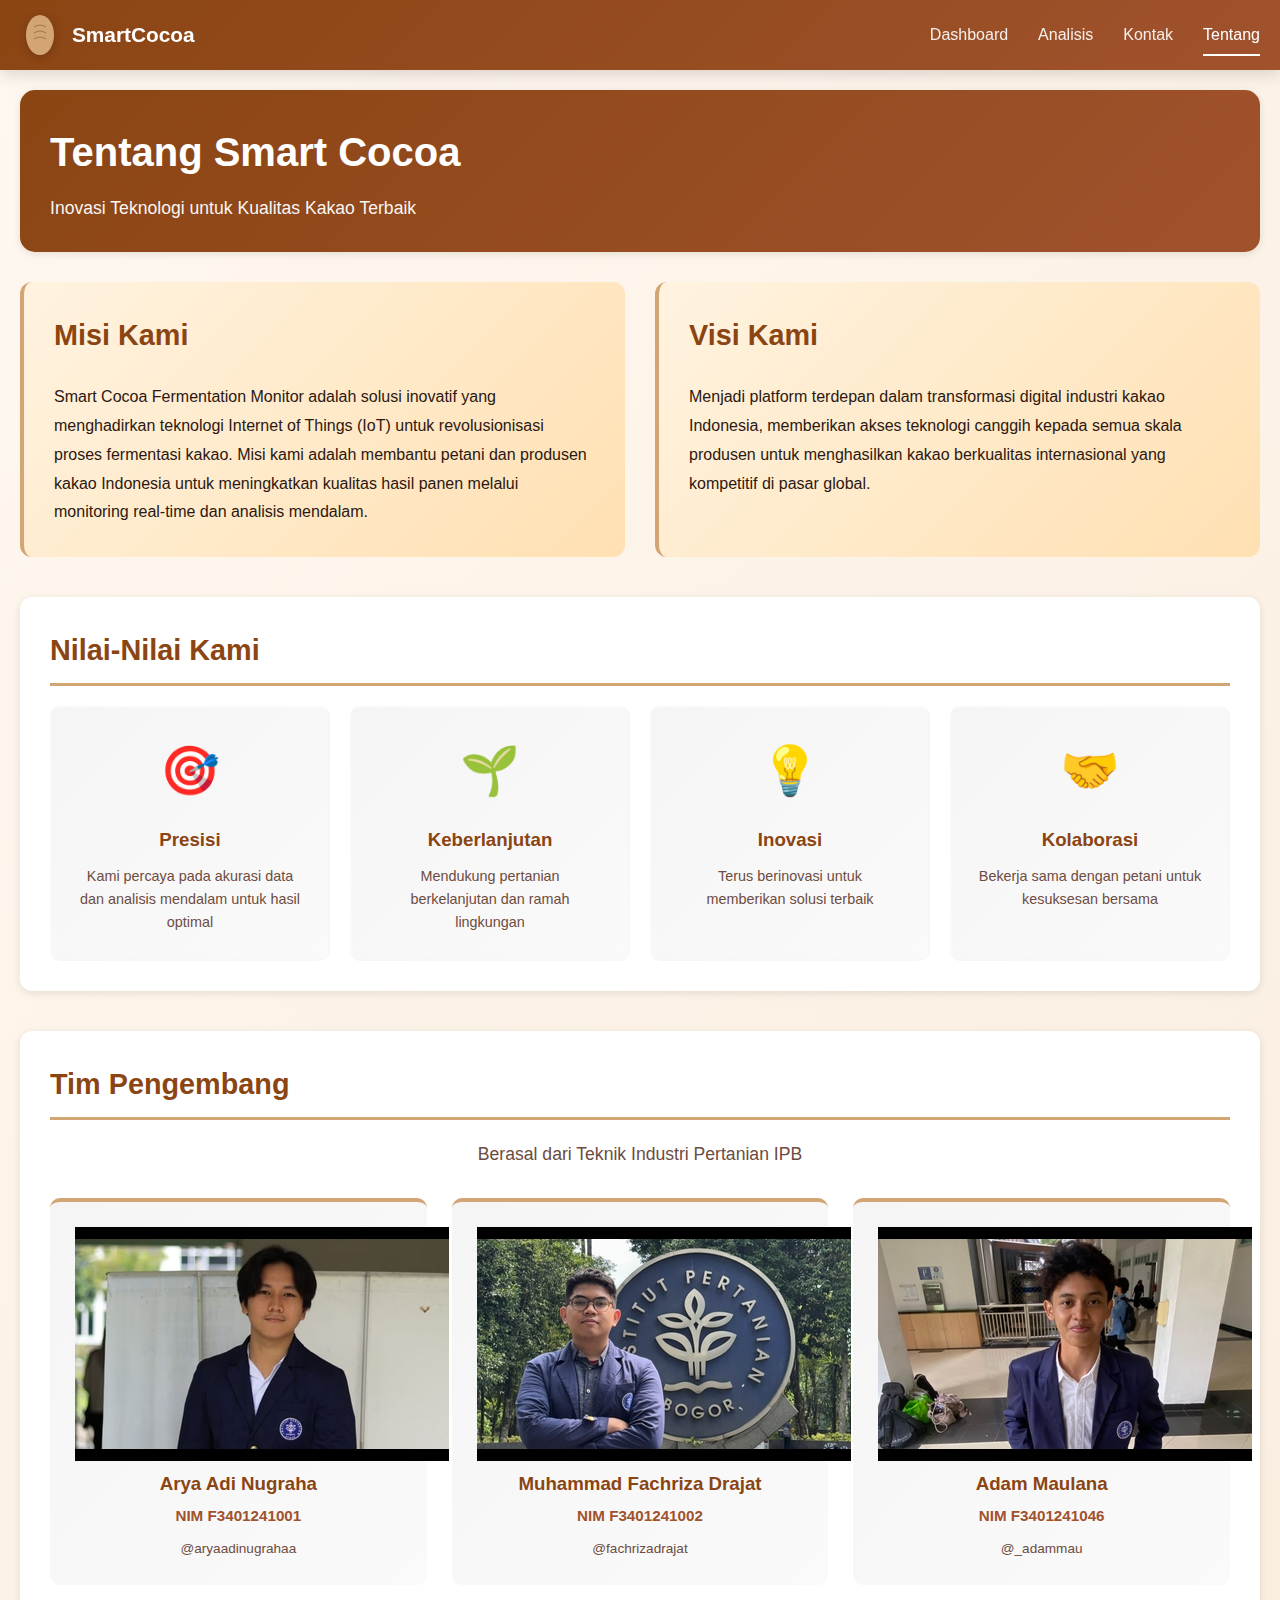
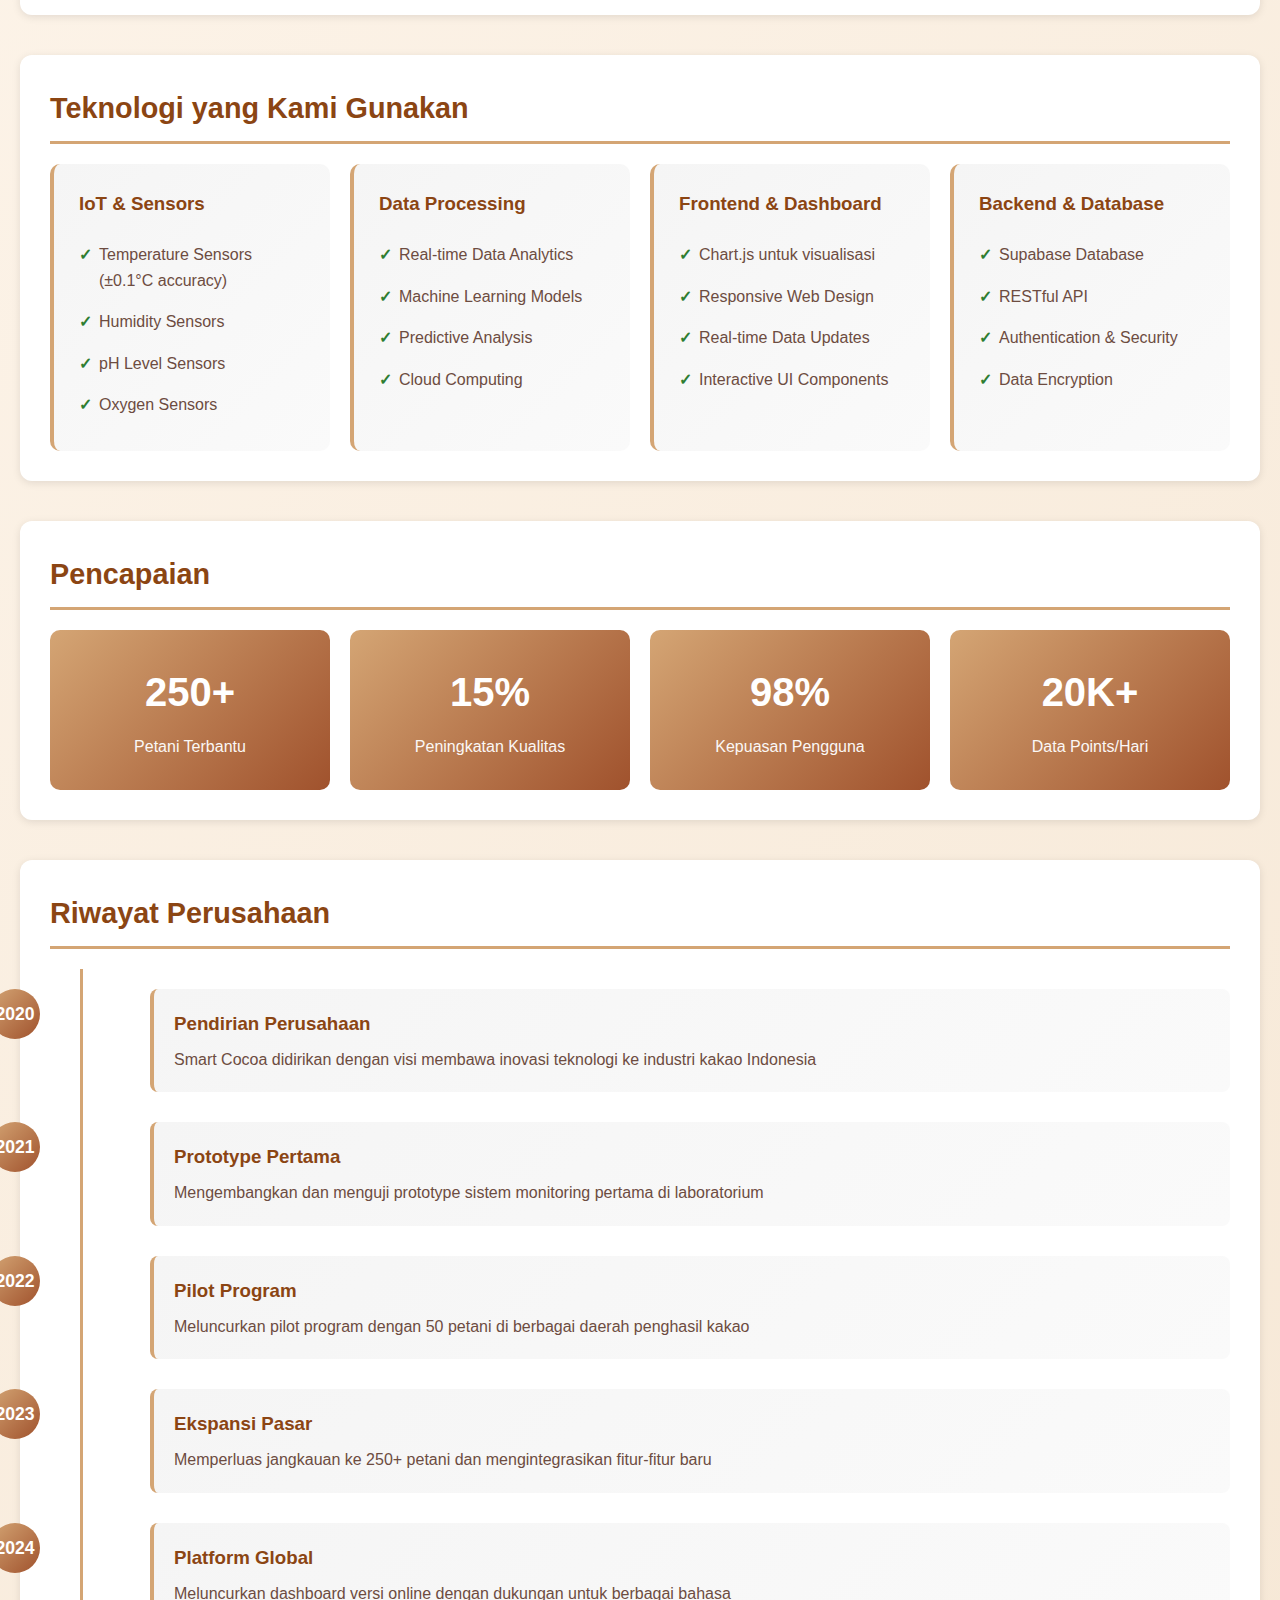
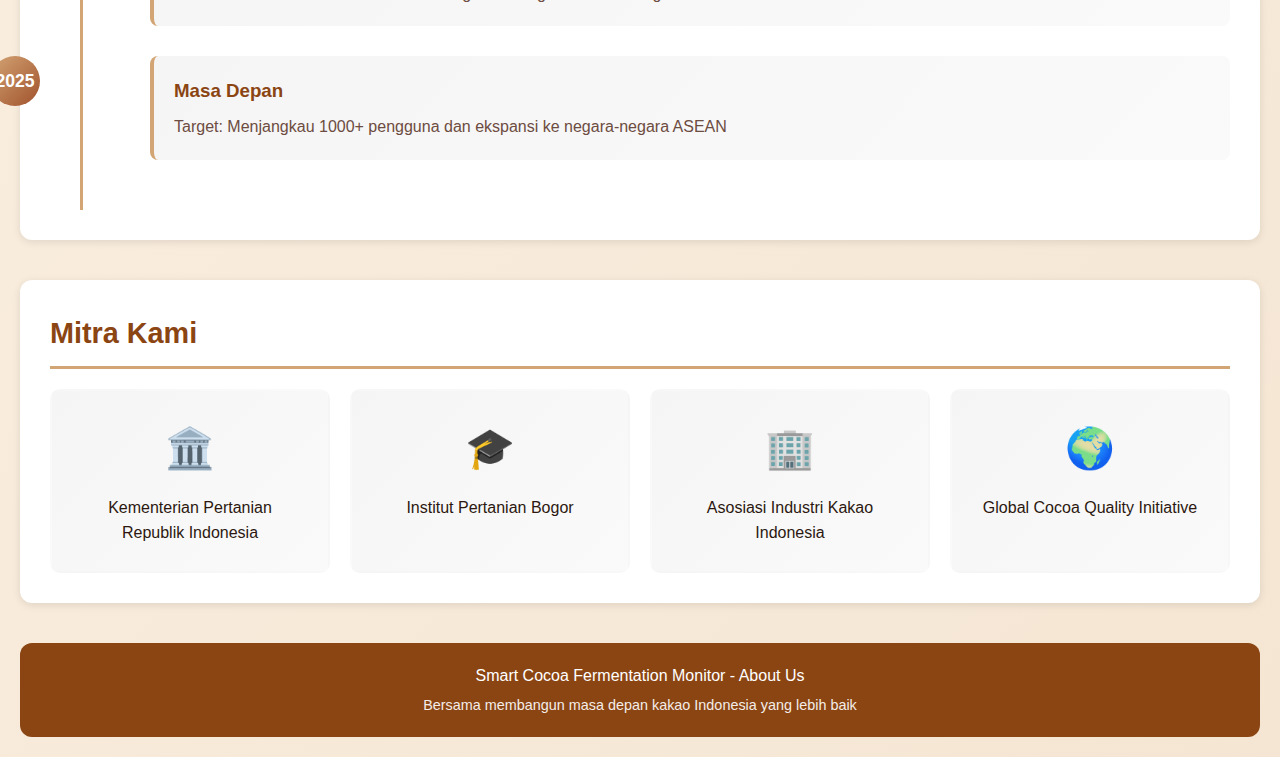
<file: about.html>
<!DOCTYPE html>
<html lang="id">
<head>
    <meta charset="UTF-8">
    <meta name="viewport" content="width=device-width, initial-scale=1.0">
    <title>Tentang Kami - Smart Cocoa Fermentation Monitor</title>
    <link rel="stylesheet" href="style.css">
</head>
<body>
    <div class="container">
        <nav class="navbar">
            <div class="nav-content">
                <div class="logo-section">
                    <img src="data:image/svg+xml,%3Csvg xmlns='http://www.w3.org/2000/svg' viewBox='0 0 100 100'%3E%3Cellipse cx='50' cy='50' rx='35' ry='50' fill='%23D4A574'/%3E%3Cpath d='M35 30 Q50 20 65 30' stroke='%238B6F47' fill='none' stroke-width='2'/%3E%3Cpath d='M35 45 Q50 35 65 45' stroke='%238B6F47' fill='none' stroke-width='2'/%3E%3Cpath d='M35 60 Q50 50 65 60' stroke='%238B6F47' fill='none' stroke-width='2'/%3E%3C/svg%3E" alt="Logo" class="nav-logo">
                    <span class="brand-name">SmartCocoa</span>
                </div>
                <ul class="nav-links">
                    <li><a href="index.html" class="nav-link">Dashboard</a></li>
                    <li><a href="analysis.html" class="nav-link">Analisis</a></li>
                    <li><a href="contact.html" class="nav-link">Kontak</a></li>
                    <li><a href="about.html" class="nav-link active">Tentang</a></li>
                </ul>
                <button class="mobile-menu-btn" id="mobileMenuBtn">
                    <span></span>
                    <span></span>
                    <span></span>
                </button>
            </div>
        </nav>

        <header>
            <div class="header-content">
                <h1>Tentang Smart Cocoa</h1>
            </div>
            <p class="subtitle">Inovasi Teknologi untuk Kualitas Kakao Terbaik</p>
        </header>

        <main>
            <section class="about-intro">
                <div class="about-content">
                    <h2>Misi Kami</h2>
                    <p>Smart Cocoa Fermentation Monitor adalah solusi inovatif yang menghadirkan teknologi Internet of Things (IoT) untuk revolusionisasi proses fermentasi kakao. Misi kami adalah membantu petani dan produsen kakao Indonesia untuk meningkatkan kualitas hasil panen melalui monitoring real-time dan analisis mendalam.</p>
                </div>
                <div class="about-content">
                    <h2>Visi Kami</h2>
                    <p>Menjadi platform terdepan dalam transformasi digital industri kakao Indonesia, memberikan akses teknologi canggih kepada semua skala produsen untuk menghasilkan kakao berkualitas internasional yang kompetitif di pasar global.</p>
                </div>
            </section>

            <section class="about-values">
                <h2>Nilai-Nilai Kami</h2>
                <div class="values-grid">
                    <div class="value-card">
                        <div class="value-icon">🎯</div>
                        <h3>Presisi</h3>
                        <p>Kami percaya pada akurasi data dan analisis mendalam untuk hasil optimal</p>
                    </div>
                    <div class="value-card">
                        <div class="value-icon">🌱</div>
                        <h3>Keberlanjutan</h3>
                        <p>Mendukung pertanian berkelanjutan dan ramah lingkungan</p>
                    </div>
                    <div class="value-card">
                        <div class="value-icon">💡</div>
                        <h3>Inovasi</h3>
                        <p>Terus berinovasi untuk memberikan solusi terbaik</p>
                    </div>
                    <div class="value-card">
                        <div class="value-icon">🤝</div>
                        <h3>Kolaborasi</h3>
                        <p>Bekerja sama dengan petani untuk kesuksesan bersama</p>
                    </div>
                </div>
            </section>

            <section class="team-section">
                <h2>Tim Pengembang</h2>
                <p class="team-intro">Berasal dari Teknik Industri Pertanian IPB</p>
                <div class="team-grid">
                    <div class="team-member">
                        <img src="aaa.jpg">
                        <h3>Arya Adi Nugraha</h3>
                        <p class="member-role">NIM F3401241001</p>
                        <p class="member-bio">@aryaadinugrahaa</p>
                    </div>

                    <div class="team-member">
                        <img src="ppp.jpg">
                        <h3>Muhammad Fachriza Drajat</h3>
                        <p class="member-role">NIM F3401241002</p>
                        <p class="member-bio">@fachrizadrajat</p>
                    </div>

                    <div class="team-member">
                        <img src="mmm.jpg">
                        <h3>Adam Maulana</h3>
                        <p class="member-role">NIM F3401241046</p>
                        <p class="member-bio">@_adammau</p>
                    </div>
                </div>
            </section>

            <section class="technology-section">
                <h2>Teknologi yang Kami Gunakan</h2>
                <div class="tech-grid">
                    <div class="tech-card">
                        <h3>IoT & Sensors</h3>
                        <ul>
                            <li>Temperature Sensors (±0.1°C accuracy)</li>
                            <li>Humidity Sensors</li>
                            <li>pH Level Sensors</li>
                            <li>Oxygen Sensors</li>
                        </ul>
                    </div>

                    <div class="tech-card">
                        <h3>Data Processing</h3>
                        <ul>
                            <li>Real-time Data Analytics</li>
                            <li>Machine Learning Models</li>
                            <li>Predictive Analysis</li>
                            <li>Cloud Computing</li>
                        </ul>
                    </div>

                    <div class="tech-card">
                        <h3>Frontend & Dashboard</h3>
                        <ul>
                            <li>Chart.js untuk visualisasi</li>
                            <li>Responsive Web Design</li>
                            <li>Real-time Data Updates</li>
                            <li>Interactive UI Components</li>
                        </ul>
                    </div>

                    <div class="tech-card">
                        <h3>Backend & Database</h3>
                        <ul>
                            <li>Supabase Database</li>
                            <li>RESTful API</li>
                            <li>Authentication & Security</li>
                            <li>Data Encryption</li>
                        </ul>
                    </div>
                </div>
            </section>

            <section class="achievements-section">
                <h2>Pencapaian</h2>
                <div class="achievements-grid">
                    <div class="achievement">
                        <div class="achievement-number">250+</div>
                        <div class="achievement-label">Petani Terbantu</div>
                    </div>
                    <div class="achievement">
                        <div class="achievement-number">15%</div>
                        <div class="achievement-label">Peningkatan Kualitas</div>
                    </div>
                    <div class="achievement">
                        <div class="achievement-number">98%</div>
                        <div class="achievement-label">Kepuasan Pengguna</div>
                    </div>
                    <div class="achievement">
                        <div class="achievement-number">20K+</div>
                        <div class="achievement-label">Data Points/Hari</div>
                    </div>
                </div>
            </section>

            <section class="timeline-section">
                <h2>Riwayat Perusahaan</h2>
                <div class="timeline">
                    <div class="timeline-item">
                        <div class="timeline-date">2020</div>
                        <div class="timeline-content">
                            <h3>Pendirian Perusahaan</h3>
                            <p>Smart Cocoa didirikan dengan visi membawa inovasi teknologi ke industri kakao Indonesia</p>
                        </div>
                    </div>

                    <div class="timeline-item">
                        <div class="timeline-date">2021</div>
                        <div class="timeline-content">
                            <h3>Prototype Pertama</h3>
                            <p>Mengembangkan dan menguji prototype sistem monitoring pertama di laboratorium</p>
                        </div>
                    </div>

                    <div class="timeline-item">
                        <div class="timeline-date">2022</div>
                        <div class="timeline-content">
                            <h3>Pilot Program</h3>
                            <p>Meluncurkan pilot program dengan 50 petani di berbagai daerah penghasil kakao</p>
                        </div>
                    </div>

                    <div class="timeline-item">
                        <div class="timeline-date">2023</div>
                        <div class="timeline-content">
                            <h3>Ekspansi Pasar</h3>
                            <p>Memperluas jangkauan ke 250+ petani dan mengintegrasikan fitur-fitur baru</p>
                        </div>
                    </div>

                    <div class="timeline-item">
                        <div class="timeline-date">2024</div>
                        <div class="timeline-content">
                            <h3>Platform Global</h3>
                            <p>Meluncurkan dashboard versi online dengan dukungan untuk berbagai bahasa</p>
                        </div>
                    </div>

                    <div class="timeline-item">
                        <div class="timeline-date">2025</div>
                        <div class="timeline-content">
                            <h3>Masa Depan</h3>
                            <p>Target: Menjangkau 1000+ pengguna dan ekspansi ke negara-negara ASEAN</p>
                        </div>
                    </div>
                </div>
            </section>

            <section class="partners-section">
                <h2>Mitra Kami</h2>
                <div class="partners-grid">
                    <div class="partner-card">
                        <div class="partner-icon">🏛️</div>
                        <p>Kementerian Pertanian Republik Indonesia</p>
                    </div>
                    <div class="partner-card">
                        <div class="partner-icon">🎓</div>
                        <p>Institut Pertanian Bogor</p>
                    </div>
                    <div class="partner-card">
                        <div class="partner-icon">🏢</div>
                        <p>Asosiasi Industri Kakao Indonesia</p>
                    </div>
                    <div class="partner-card">
                        <div class="partner-icon">🌍</div>
                        <p>Global Cocoa Quality Initiative</p>
                    </div>
                </div>
            </section>
        </main>

        <footer>
            <p>Smart Cocoa Fermentation Monitor - About Us</p>
            <p class="footer-note">Bersama membangun masa depan kakao Indonesia yang lebih baik</p>
        </footer>
    </div>

    <script src="script.js"></script>
</body>
</html>
</file>
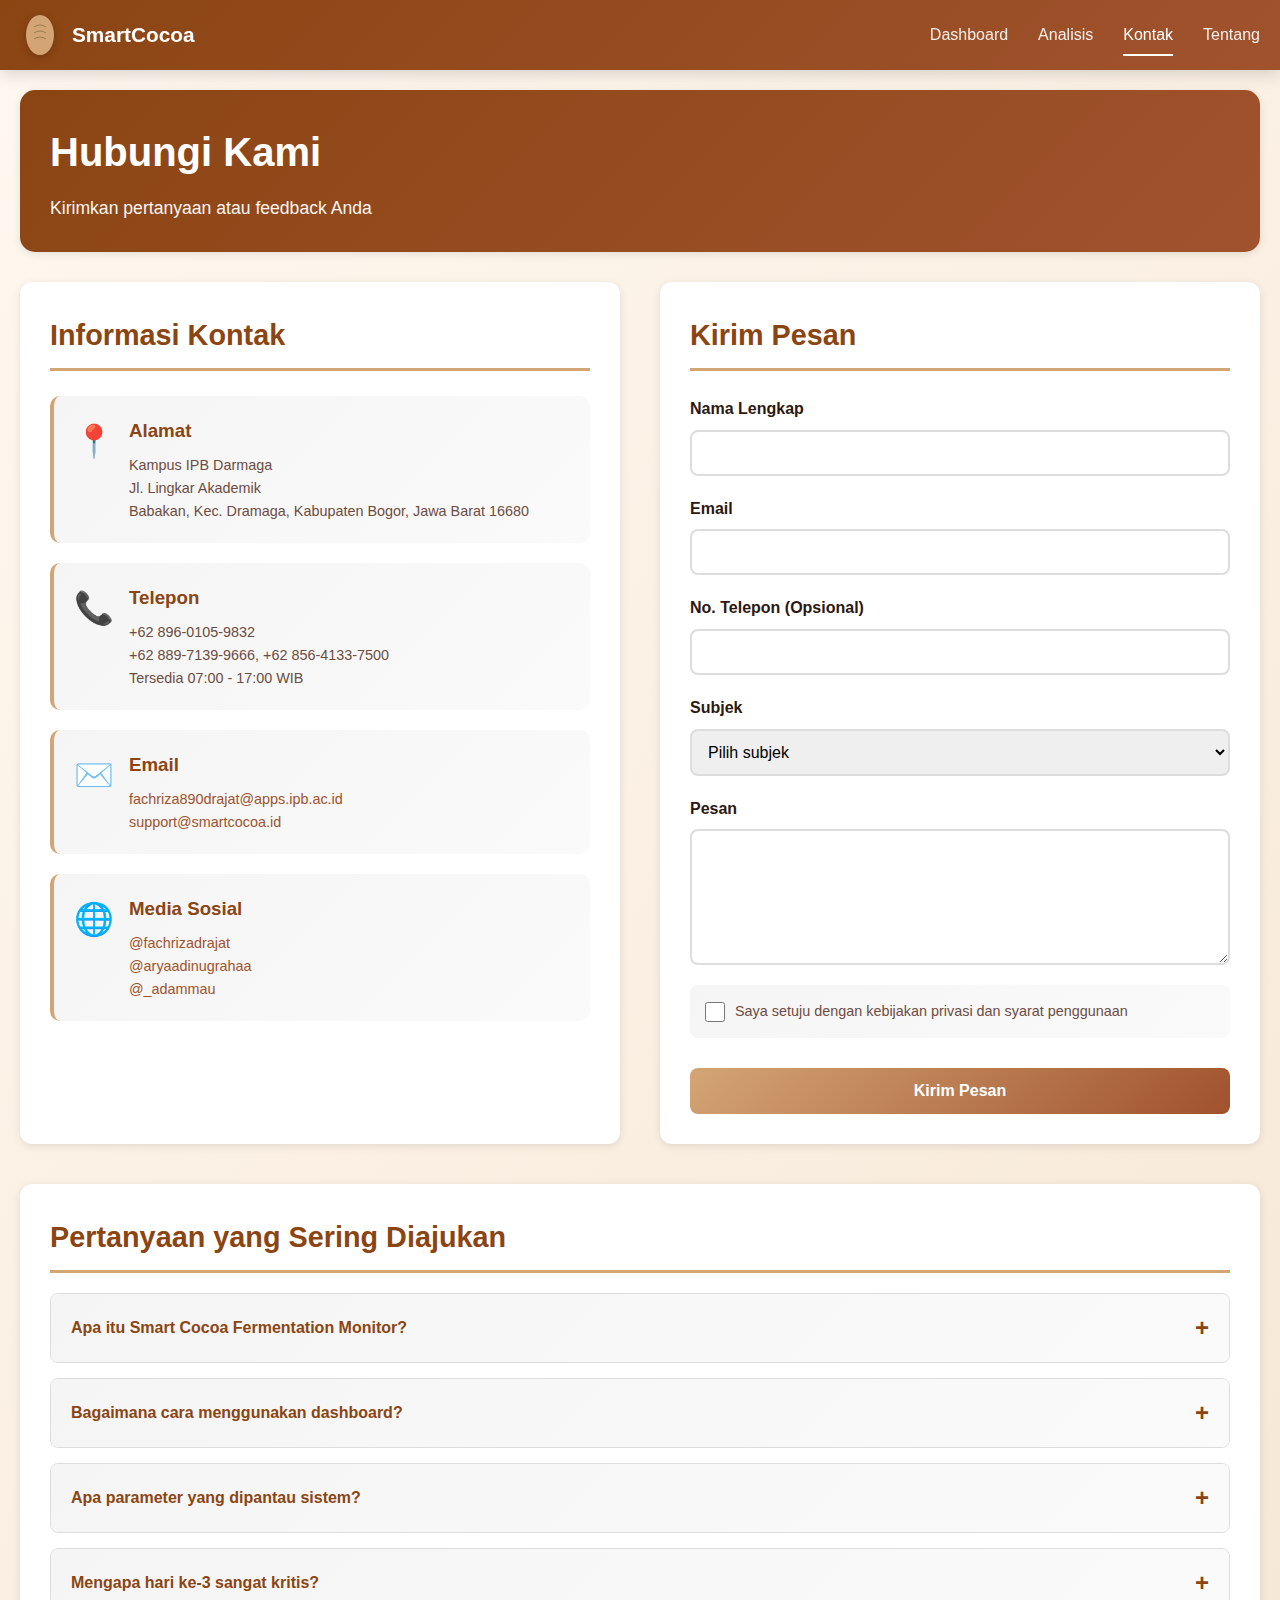
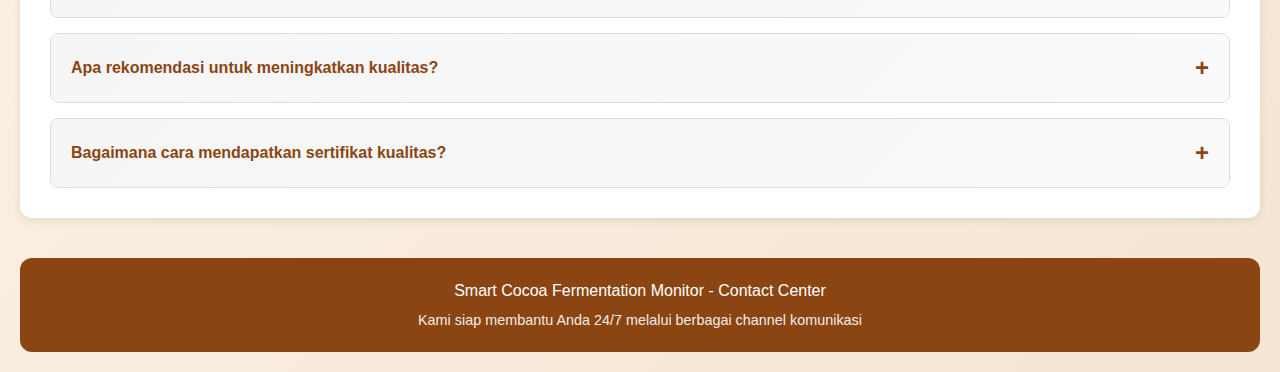
<file: contact.html>
<!DOCTYPE html>
<html lang="id">
<head>
    <meta charset="UTF-8">
    <meta name="viewport" content="width=device-width, initial-scale=1.0">
    <title>Kontak - Smart Cocoa Fermentation Monitor</title>
    <link rel="stylesheet" href="style.css">
</head>
<body>
    <div class="container">
        <nav class="navbar">
            <div class="nav-content">
                <div class="logo-section">
                    <img src="data:image/svg+xml,%3Csvg xmlns='http://www.w3.org/2000/svg' viewBox='0 0 100 100'%3E%3Cellipse cx='50' cy='50' rx='35' ry='50' fill='%23D4A574'/%3E%3Cpath d='M35 30 Q50 20 65 30' stroke='%238B6F47' fill='none' stroke-width='2'/%3E%3Cpath d='M35 45 Q50 35 65 45' stroke='%238B6F47' fill='none' stroke-width='2'/%3E%3Cpath d='M35 60 Q50 50 65 60' stroke='%238B6F47' fill='none' stroke-width='2'/%3E%3C/svg%3E" alt="Logo" class="nav-logo">
                    <span class="brand-name">SmartCocoa</span>
                </div>
                <ul class="nav-links">
                    <li><a href="index.html" class="nav-link">Dashboard</a></li>
                    <li><a href="analysis.html" class="nav-link">Analisis</a></li>
                    <li><a href="contact.html" class="nav-link active">Kontak</a></li>
                    <li><a href="about.html" class="nav-link">Tentang</a></li>
                </ul>
                <button class="mobile-menu-btn" id="mobileMenuBtn">
                    <span></span>
                    <span></span>
                    <span></span>
                </button>
            </div>
        </nav>

        <header>
            <div class="header-content">
                <h1>Hubungi Kami</h1>
            </div>
            <p class="subtitle">Kirimkan pertanyaan atau feedback Anda</p>
        </header>

        <main>
            <div class="contact-wrapper">
                <div class="contact-info-section">
                    <h2>Informasi Kontak</h2>
                    <div class="contact-info-grid">
                        <div class="contact-info-card">
                            <div class="info-icon">📍</div>
                            <div class="info-content">
                                <h3>Alamat</h3>
                                <p>Kampus IPB Darmaga<br>Jl. Lingkar Akademik<br>Babakan, Kec. Dramaga, Kabupaten Bogor, Jawa Barat 16680</p>
                            </div>
                        </div>

                        <div class="contact-info-card">
                            <div class="info-icon">📞</div>
                            <div class="info-content">
                                <h3>Telepon</h3>
                                <p>+62 896-0105-9832<br>+62 889-7139-9666, +62 856-4133-7500<br>Tersedia 07:00 - 17:00 WIB</p>
                            </div>
                        </div>

                        <div class="contact-info-card">
                            <div class="info-icon">✉️</div>
                            <div class="info-content">
                                <h3>Email</h3>
                                <p><a href="mailto:fachriza890drajat@apps.ipb.ac.id">fachriza890drajat@apps.ipb.ac.id</a><br><a href="mailto:support@smartcocoa.id">support@smartcocoa.id</a></p>
                            </div>
                        </div>

                        <div class="contact-info-card">
                            <div class="info-icon">🌐</div>
                            <div class="info-content">
                                <h3>Media Sosial</h3>
                                <p><a href="https://www.instagram.com/fachrizadrajat" target="_blank">@fachrizadrajat</a><br><a href="https://www.instagram.com/aryaadinugrahaa" target="_blank">@aryaadinugrahaa</a><br><a href="https://www.instagram.com/_adammau" target="_blank">@_adammau</a></p>
                            </div>
                        </div>
                    </div>
                </div>

                <div class="contact-form-section">
                    <h2>Kirim Pesan</h2>
                    <form class="contact-form" id="contactForm">
                        <div class="form-group">
                            <label for="name">Nama Lengkap</label>
                            <input type="text" id="name" name="name" required>
                        </div>

                        <div class="form-group">
                            <label for="email">Email</label>
                            <input type="email" id="email" name="email" required>
                        </div>

                        <div class="form-group">
                            <label for="phone">No. Telepon (Opsional)</label>
                            <input type="tel" id="phone" name="phone">
                        </div>

                        <div class="form-group">
                            <label for="subject">Subjek</label>
                            <select id="subject" name="subject" required>
                                <option value="">Pilih subjek</option>
                                <option value="general">Pertanyaan Umum</option>
                                <option value="technical">Pertanyaan Teknis</option>
                                <option value="feedback">Umpan Balik</option>
                                <option value="partnership">Kerjasama</option>
                                <option value="other">Lainnya</option>
                            </select>
                        </div>

                        <div class="form-group">
                            <label for="message">Pesan</label>
                            <textarea id="message" name="message" rows="6" required></textarea>
                        </div>

                        <div class="form-checkbox">
                            <input type="checkbox" id="privacy" name="privacy" required>
                            <label for="privacy">Saya setuju dengan kebijakan privasi dan syarat penggunaan</label>
                        </div>

                        <button type="submit" class="submit-btn">Kirim Pesan</button>
                    </form>
                    <div class="form-message" id="formMessage"></div>
                </div>
            </div>

            <section class="faq-section">
                <h2>Pertanyaan yang Sering Diajukan</h2>
                <div class="faq-container">
                    <div class="faq-item">
                        <button class="faq-question">
                            <span>Apa itu Smart Cocoa Fermentation Monitor?</span>
                            <span class="faq-toggle">+</span>
                        </button>
                        <div class="faq-answer">
                            <p>Smart Cocoa Fermentation Monitor adalah sistem monitoring real-time yang menggunakan teknologi IoT untuk mengawasi proses fermentasi kakao. Sistem ini mengukur suhu, kelembaban, pH, dan oksigen untuk memastikan kualitas kakao yang optimal.</p>
                        </div>
                    </div>

                    <div class="faq-item">
                        <button class="faq-question">
                            <span>Bagaimana cara menggunakan dashboard?</span>
                            <span class="faq-toggle">+</span>
                        </button>
                        <div class="faq-answer">
                            <p>Dashboard menampilkan data real-time dari proses fermentasi. Anda dapat memantau parameter fermentasi, melihat grafik analisis, dan mendapatkan rekomendasi untuk meningkatkan kualitas kakao. Semua informasi diperbarui secara otomatis setiap beberapa detik.</p>
                        </div>
                    </div>

                    <div class="faq-item">
                        <button class="faq-question">
                            <span>Apa parameter yang dipantau sistem?</span>
                            <span class="faq-toggle">+</span>
                        </button>
                        <div class="faq-answer">
                            <p>Sistem memantau empat parameter utama: (1) Suhu - untuk mengontrol aktivitas mikroba, (2) Kelembaban - untuk menjaga lingkungan fermentasi, (3) pH Level - untuk memastikan rasa yang tepat, (4) Oksigen - untuk mendukung fermentasi aerobik.</p>
                        </div>
                    </div>

                    <div class="faq-item">
                        <button class="faq-question">
                            <span>Mengapa hari ke-3 sangat kritis?</span>
                            <span class="faq-toggle">+</span>
                        </button>
                        <div class="faq-answer">
                            <p>Hari ke-3 adalah fase mid-fermentasi di mana aktivitas mikroba mencapai puncaknya. Hal ini menghasilkan panas metabolik yang berlebihan, menyebabkan lonjakan suhu tertinggi. Jika tidak dikontrol, lonjakan ini dapat menurunkan kualitas biji kakao secara signifikan.</p>
                        </div>
                    </div>

                    <div class="faq-item">
                        <button class="faq-question">
                            <span>Apa rekomendasi untuk meningkatkan kualitas?</span>
                            <span class="faq-toggle">+</span>
                        </button>
                        <div class="faq-answer">
                            <p>Rekomendasi utama meliputi: (1) Pembalikan lebih sering pada hari ke-2 dan ke-3, (2) Monitoring intensif setiap 2-3 jam, (3) Ventilasi optimal untuk mengurangi akumulasi panas, (4) Jaga suhu maksimal 45-50°C pada hari ke-3.</p>
                        </div>
                    </div>

                    <div class="faq-item">
                        <button class="faq-question">
                            <span>Bagaimana cara mendapatkan sertifikat kualitas?</span>
                            <span class="faq-toggle">+</span>
                        </button>
                        <div class="faq-answer">
                            <p>Kakao dengan grade A+ dan skor di atas 9.0 dapat mendapatkan sertifikat kualitas premium. Dashboard kami memberikan rekomendasi real-time untuk mencapai standar tersebut. Hubungi tim kami untuk informasi lebih lanjut tentang proses sertifikasi.</p>
                        </div>
                    </div>
                </div>
            </section>
        </main>

        <footer>
            <p>Smart Cocoa Fermentation Monitor - Contact Center</p>
            <p class="footer-note">Kami siap membantu Anda 24/7 melalui berbagai channel komunikasi</p>
        </footer>
    </div>

    <script src="script.js"></script>
    <script>
        document.getElementById('contactForm').addEventListener('submit', function(e) {
            e.preventDefault();
            const formMessage = document.getElementById('formMessage');
            formMessage.textContent = 'Pesan Anda telah dikirim! Kami akan meresponse dalam 24 jam.';
            formMessage.className = 'form-message success';
            this.reset();
            setTimeout(() => {
                formMessage.textContent = '';
                formMessage.className = 'form-message';
            }, 5000);
        });

        document.querySelectorAll('.faq-question').forEach(button => {
            button.addEventListener('click', function() {
                const answer = this.nextElementSibling;
                const toggle = this.querySelector('.faq-toggle');
                answer.classList.toggle('open');
                toggle.textContent = answer.classList.contains('open') ? '−' : '+';
            });
        });
    </script>
</body>
</html>
</file>
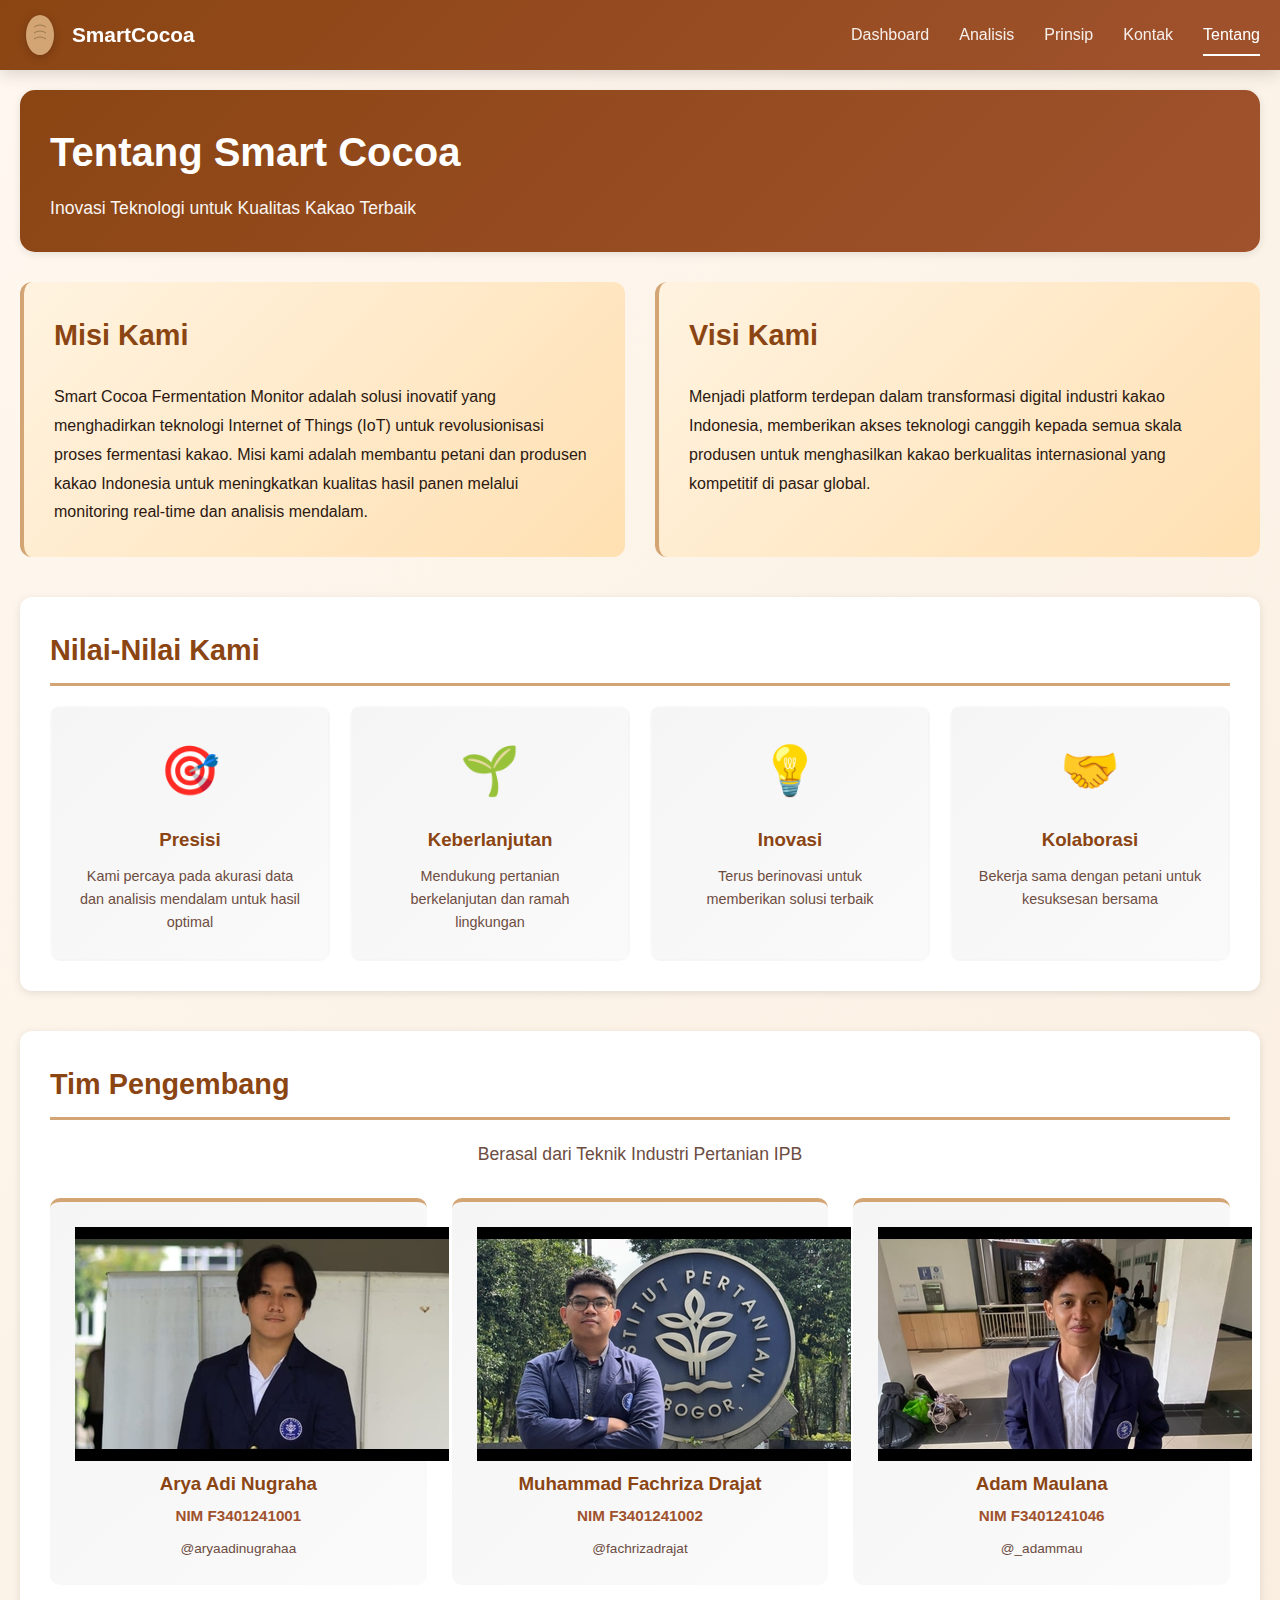
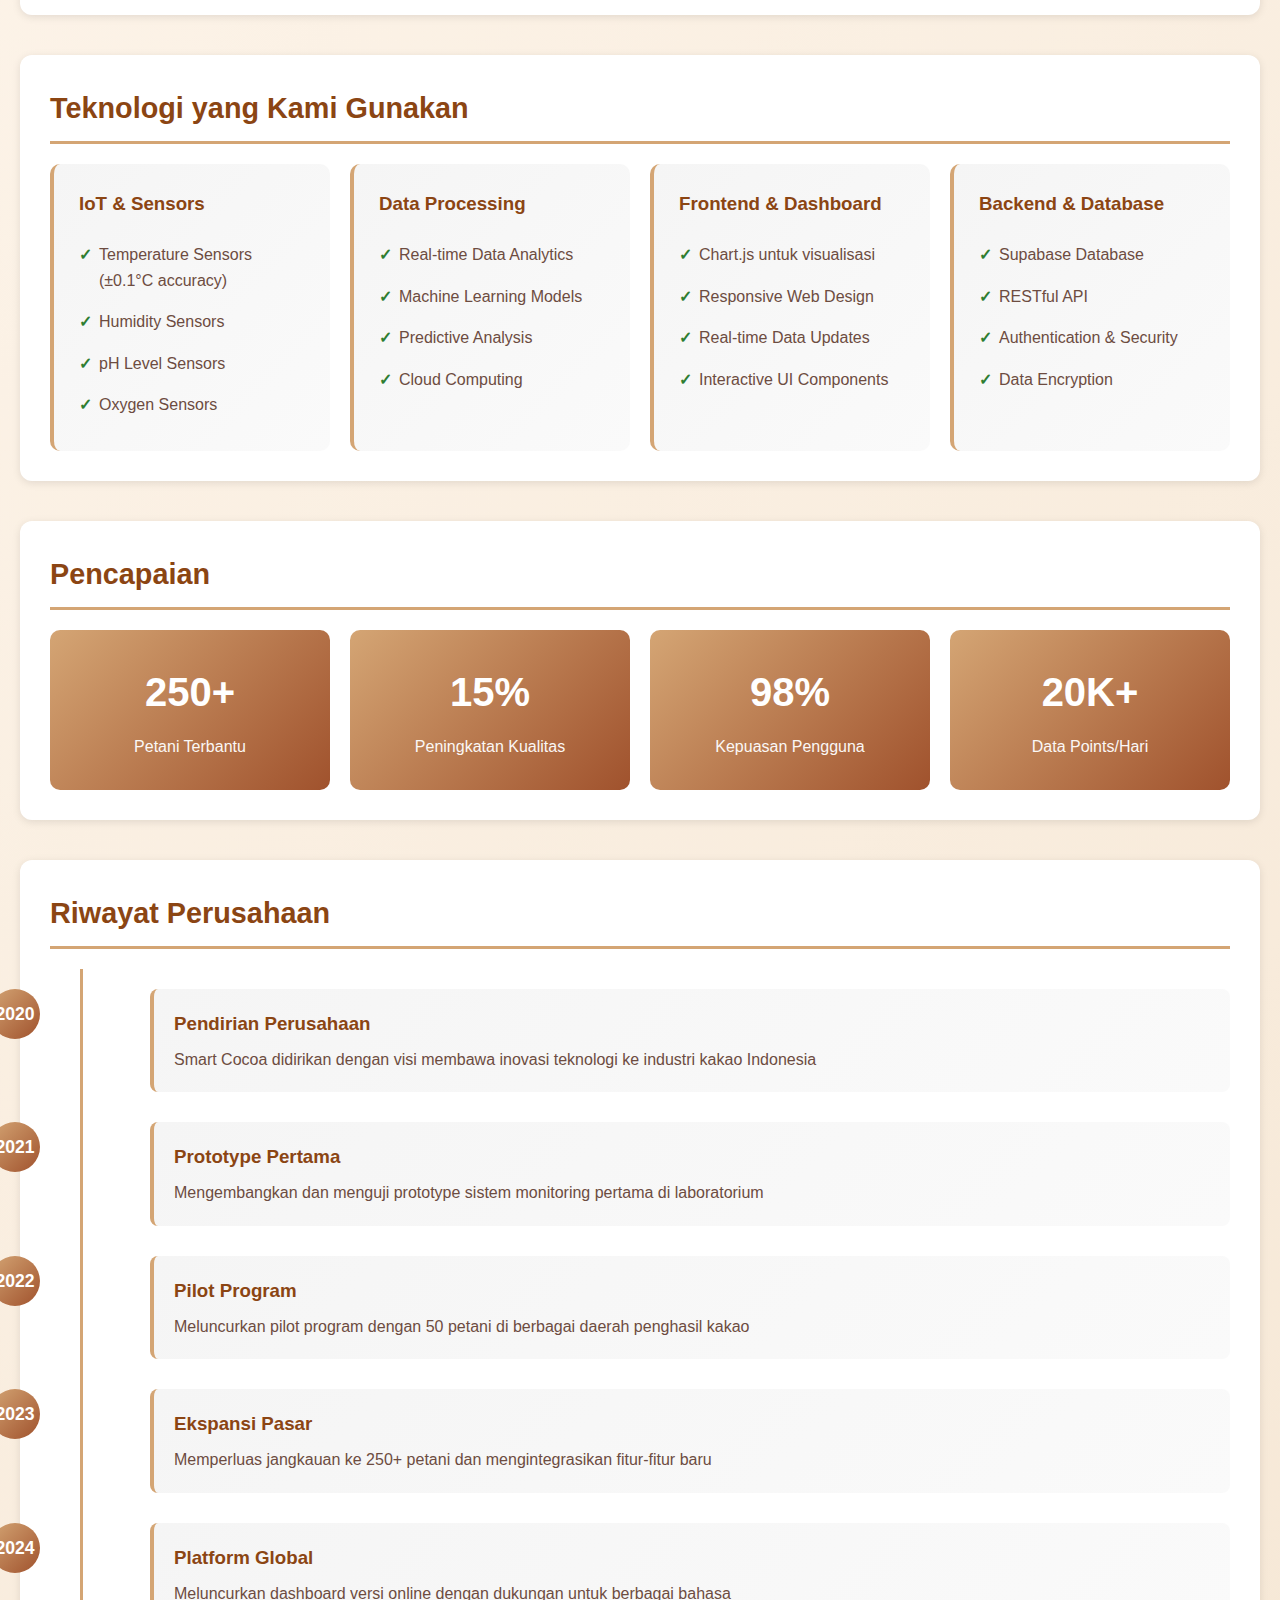
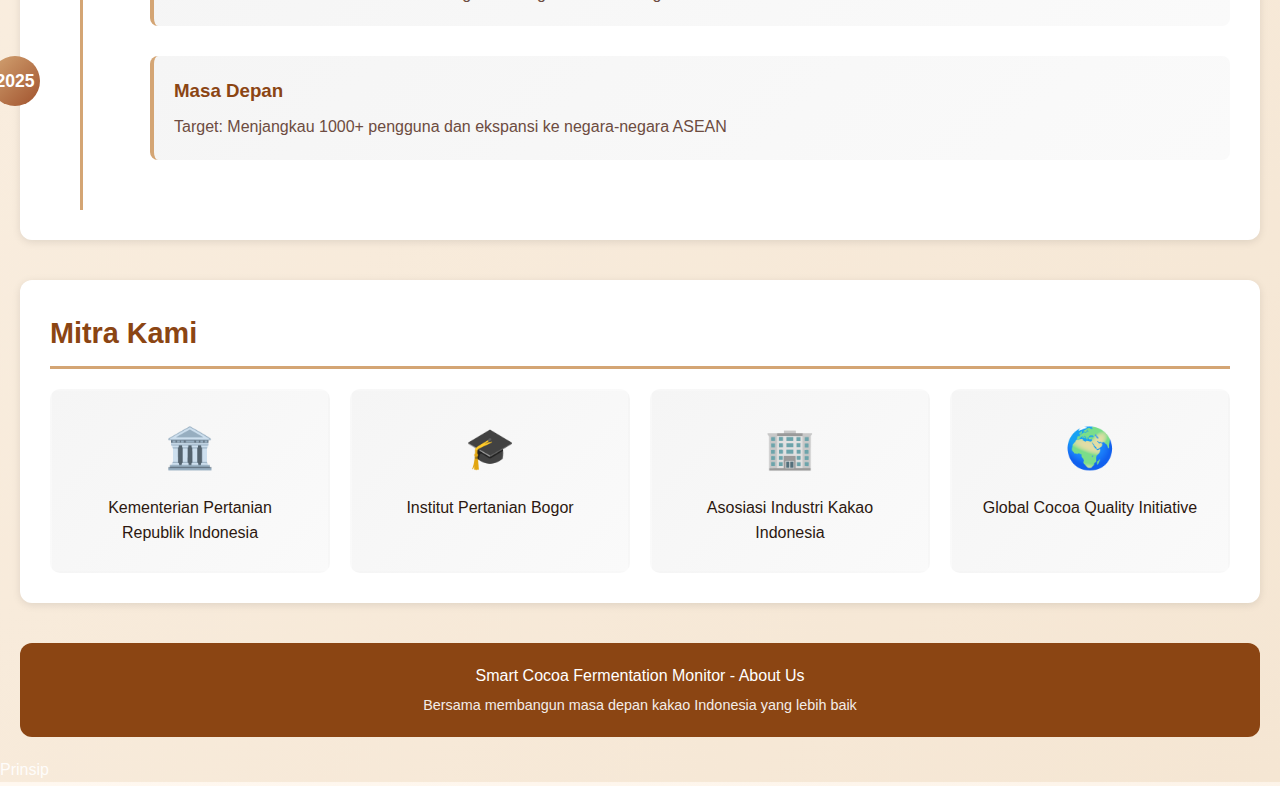
<file: project/about.html>
<!DOCTYPE html>
<html lang="id">
<head>
    <meta charset="UTF-8">
    <meta name="viewport" content="width=device-width, initial-scale=1.0">
    <title>Tentang Kami - Smart Cocoa Fermentation Monitor</title>
    <link rel="stylesheet" href="style.css">
</head>
<body>
    <div class="container">
        <nav class="navbar">
            <div class="nav-content">
                <div class="logo-section">
                    <img src="data:image/svg+xml,%3Csvg xmlns='http://www.w3.org/2000/svg' viewBox='0 0 100 100'%3E%3Cellipse cx='50' cy='50' rx='35' ry='50' fill='%23D4A574'/%3E%3Cpath d='M35 30 Q50 20 65 30' stroke='%238B6F47' fill='none' stroke-width='2'/%3E%3Cpath d='M35 45 Q50 35 65 45' stroke='%238B6F47' fill='none' stroke-width='2'/%3E%3Cpath d='M35 60 Q50 50 65 60' stroke='%238B6F47' fill='none' stroke-width='2'/%3E%3C/svg%3E" alt="Logo" class="nav-logo">
                    <span class="brand-name">SmartCocoa</span>
                </div>
                <ul class="nav-links">
                    <li><a href="index.html" class="nav-link">Dashboard</a></li>
                    <li><a href="analysis.html" class="nav-link">Analisis</a></li>
                    <li><a href="prinsip.html" class="nav-link">Prinsip</a></li>
                    <li><a href="contact.html" class="nav-link">Kontak</a></li>
                    <li><a href="about.html" class="nav-link active">Tentang</a></li>
                </ul>
                <button class="mobile-menu-btn" id="mobileMenuBtn">
                    <span></span>
                    <span></span>
                    <span></span>
                </button>
            </div>
        </nav>

        <header>
            <div class="header-content">
                <h1>Tentang Smart Cocoa</h1>
            </div>
            <p class="subtitle">Inovasi Teknologi untuk Kualitas Kakao Terbaik</p>
        </header>

        <main>
            <section class="about-intro">
                <div class="about-content">
                    <h2>Misi Kami</h2>
                    <p>Smart Cocoa Fermentation Monitor adalah solusi inovatif yang menghadirkan teknologi Internet of Things (IoT) untuk revolusionisasi proses fermentasi kakao. Misi kami adalah membantu petani dan produsen kakao Indonesia untuk meningkatkan kualitas hasil panen melalui monitoring real-time dan analisis mendalam.</p>
                </div>
                <div class="about-content">
                    <h2>Visi Kami</h2>
                    <p>Menjadi platform terdepan dalam transformasi digital industri kakao Indonesia, memberikan akses teknologi canggih kepada semua skala produsen untuk menghasilkan kakao berkualitas internasional yang kompetitif di pasar global.</p>
                </div>
            </section>

            <section class="about-values">
                <h2>Nilai-Nilai Kami</h2>
                <div class="values-grid">
                    <div class="value-card">
                        <div class="value-icon">🎯</div>
                        <h3>Presisi</h3>
                        <p>Kami percaya pada akurasi data dan analisis mendalam untuk hasil optimal</p>
                    </div>
                    <div class="value-card">
                        <div class="value-icon">🌱</div>
                        <h3>Keberlanjutan</h3>
                        <p>Mendukung pertanian berkelanjutan dan ramah lingkungan</p>
                    </div>
                    <div class="value-card">
                        <div class="value-icon">💡</div>
                        <h3>Inovasi</h3>
                        <p>Terus berinovasi untuk memberikan solusi terbaik</p>
                    </div>
                    <div class="value-card">
                        <div class="value-icon">🤝</div>
                        <h3>Kolaborasi</h3>
                        <p>Bekerja sama dengan petani untuk kesuksesan bersama</p>
                    </div>
                </div>
            </section>

            <section class="team-section">
                <h2>Tim Pengembang</h2>
                <p class="team-intro">Berasal dari Teknik Industri Pertanian IPB</p>
                <div class="team-grid">
                    <div class="team-member">
                        <img src="aaa.jpg">
                        <h3>Arya Adi Nugraha</h3>
                        <p class="member-role">NIM F3401241001</p>
                        <p class="member-bio">@aryaadinugrahaa</p>
                    </div>

                    <div class="team-member">
                        <img src="ppp.jpg">
                        <h3>Muhammad Fachriza Drajat</h3>
                        <p class="member-role">NIM F3401241002</p>
                        <p class="member-bio">@fachrizadrajat</p>
                    </div>

                    <div class="team-member">
                        <img src="mmm.jpg">
                        <h3>Adam Maulana</h3>
                        <p class="member-role">NIM F3401241046</p>
                        <p class="member-bio">@_adammau</p>
                    </div>
                </div>
            </section>

            <section class="technology-section">
                <h2>Teknologi yang Kami Gunakan</h2>
                <div class="tech-grid">
                    <div class="tech-card">
                        <h3>IoT & Sensors</h3>
                        <ul>
                            <li>Temperature Sensors (±0.1°C accuracy)</li>
                            <li>Humidity Sensors</li>
                            <li>pH Level Sensors</li>
                            <li>Oxygen Sensors</li>
                        </ul>
                    </div>

                    <div class="tech-card">
                        <h3>Data Processing</h3>
                        <ul>
                            <li>Real-time Data Analytics</li>
                            <li>Machine Learning Models</li>
                            <li>Predictive Analysis</li>
                            <li>Cloud Computing</li>
                        </ul>
                    </div>

                    <div class="tech-card">
                        <h3>Frontend & Dashboard</h3>
                        <ul>
                            <li>Chart.js untuk visualisasi</li>
                            <li>Responsive Web Design</li>
                            <li>Real-time Data Updates</li>
                            <li>Interactive UI Components</li>
                        </ul>
                    </div>

                    <div class="tech-card">
                        <h3>Backend & Database</h3>
                        <ul>
                            <li>Supabase Database</li>
                            <li>RESTful API</li>
                            <li>Authentication & Security</li>
                            <li>Data Encryption</li>
                        </ul>
                    </div>
                </div>
            </section>

            <section class="achievements-section">
                <h2>Pencapaian</h2>
                <div class="achievements-grid">
                    <div class="achievement">
                        <div class="achievement-number">250+</div>
                        <div class="achievement-label">Petani Terbantu</div>
                    </div>
                    <div class="achievement">
                        <div class="achievement-number">15%</div>
                        <div class="achievement-label">Peningkatan Kualitas</div>
                    </div>
                    <div class="achievement">
                        <div class="achievement-number">98%</div>
                        <div class="achievement-label">Kepuasan Pengguna</div>
                    </div>
                    <div class="achievement">
                        <div class="achievement-number">20K+</div>
                        <div class="achievement-label">Data Points/Hari</div>
                    </div>
                </div>
            </section>

            <section class="timeline-section">
                <h2>Riwayat Perusahaan</h2>
                <div class="timeline">
                    <div class="timeline-item">
                        <div class="timeline-date">2020</div>
                        <div class="timeline-content">
                            <h3>Pendirian Perusahaan</h3>
                            <p>Smart Cocoa didirikan dengan visi membawa inovasi teknologi ke industri kakao Indonesia</p>
                        </div>
                    </div>

                    <div class="timeline-item">
                        <div class="timeline-date">2021</div>
                        <div class="timeline-content">
                            <h3>Prototype Pertama</h3>
                            <p>Mengembangkan dan menguji prototype sistem monitoring pertama di laboratorium</p>
                        </div>
                    </div>

                    <div class="timeline-item">
                        <div class="timeline-date">2022</div>
                        <div class="timeline-content">
                            <h3>Pilot Program</h3>
                            <p>Meluncurkan pilot program dengan 50 petani di berbagai daerah penghasil kakao</p>
                        </div>
                    </div>

                    <div class="timeline-item">
                        <div class="timeline-date">2023</div>
                        <div class="timeline-content">
                            <h3>Ekspansi Pasar</h3>
                            <p>Memperluas jangkauan ke 250+ petani dan mengintegrasikan fitur-fitur baru</p>
                        </div>
                    </div>

                    <div class="timeline-item">
                        <div class="timeline-date">2024</div>
                        <div class="timeline-content">
                            <h3>Platform Global</h3>
                            <p>Meluncurkan dashboard versi online dengan dukungan untuk berbagai bahasa</p>
                        </div>
                    </div>

                    <div class="timeline-item">
                        <div class="timeline-date">2025</div>
                        <div class="timeline-content">
                            <h3>Masa Depan</h3>
                            <p>Target: Menjangkau 1000+ pengguna dan ekspansi ke negara-negara ASEAN</p>
                        </div>
                    </div>
                </div>
            </section>

            <section class="partners-section">
                <h2>Mitra Kami</h2>
                <div class="partners-grid">
                    <div class="partner-card">
                        <div class="partner-icon">🏛️</div>
                        <p>Kementerian Pertanian Republik Indonesia</p>
                    </div>
                    <div class="partner-card">
                        <div class="partner-icon">🎓</div>
                        <p>Institut Pertanian Bogor</p>
                    </div>
                    <div class="partner-card">
                        <div class="partner-icon">🏢</div>
                        <p>Asosiasi Industri Kakao Indonesia</p>
                    </div>
                    <div class="partner-card">
                        <div class="partner-icon">🌍</div>
                        <p>Global Cocoa Quality Initiative</p>
                    </div>
                </div>
            </section>
        </main>

        <footer>
            <p>Smart Cocoa Fermentation Monitor - About Us</p>
            <p class="footer-note">Bersama membangun masa depan kakao Indonesia yang lebih baik</p>
        </footer>
    </div>

    <li><a href="prinsip.html" class="nav-link">Prinsip</a></li>

    <script src="script.js"></script>
</body>
</html>
</file>
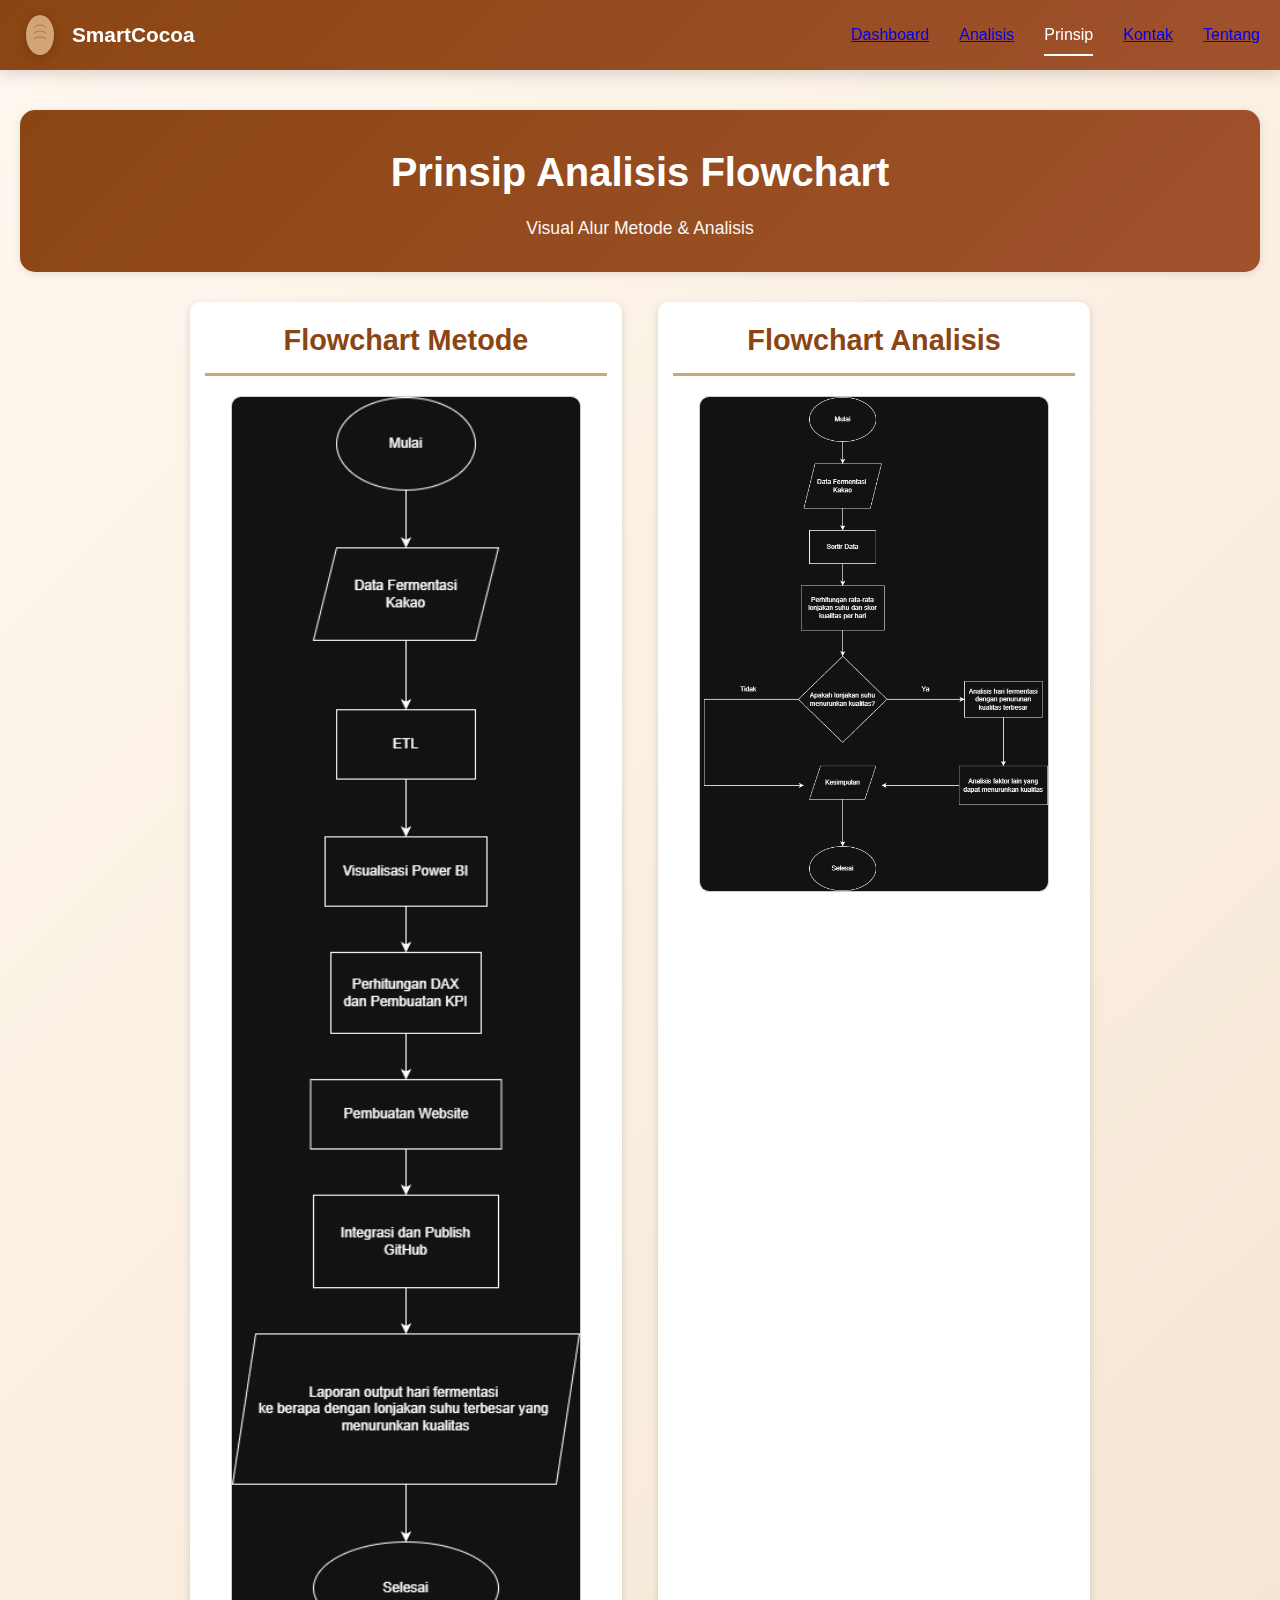
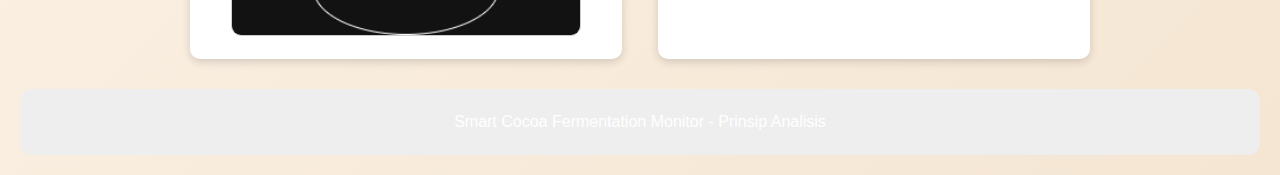
<file: project/prinsip.html>
<!DOCTYPE html>
<html lang="id">
<head>
    <meta charset="UTF-8">
    <meta name="viewport" content="width=device-width, initial-scale=1.0">
    <title>Prinsip Analisis - Flowchart</title>
    <link rel="stylesheet" href="style.css">

    <style>
        .flowchart-section {
            display: flex;
            justify-content: space-between;
            gap: 20px;
            margin: 30px auto;
            max-width: 900px;
        }

        .flowchart-box {
            width: 48%;
            background: #fff;
            padding: 15px;
            border-radius: 10px;
            text-align: center;
            box-shadow: 0 3px 8px rgba(0,0,0,0.15);
        }

        .flowchart-box img {
            width: 100%;
            max-width: 350px;
            border: 1px solid #ccc;
            border-radius: 10px;
        }

        header {
            text-align: center;
            margin-top: 20px;
        }

        footer {
            text-align: center;
            margin-top: 30px;
            padding: 20px 0;
            background: #eee;
        }

        @media screen and (max-width: 768px) {
            .flowchart-section {
                flex-direction: column;
                align-items: center;
            }
            .flowchart-box {
                width: 90%;
            }
        }
    </style>
</head>
<body>
    <div class="container">

        <!-- NAVBAR -->
        <nav class="navbar">
            <div class="nav-content">
                <div class="logo-section">
                    <img src="data:image/svg+xml,%3Csvg xmlns='http://www.w3.org/2000/svg' viewBox='0 0 100 100'%3E%3Cellipse cx='50' cy='50' rx='35' ry='50' fill='%23D4A574'/%3E%3Cpath d='M35 30 Q50 20 65 30' stroke='%238B6F47' fill='none' stroke-width='2'/%3E%3Cpath d='M35 45 Q50 35 65 45' stroke='%238B6F47' fill='none' stroke-width='2'/%3E%3Cpath d='M35 60 Q50 50 65 60' stroke='%238B6F47' fill='none' stroke-width='2'/%3E%3C/svg%3E" class="nav-logo">
                    <span class="brand-name">SmartCocoa</span>
                </div>
                <ul class="nav-links">
                    <li><a href="index.html">Dashboard</a></li>
                    <li><a href="analysis.html">Analisis</a></li>
                    <li><a href="prinsip.html" class="nav-link active">Prinsip</a></li>
                    <li><a href="contact.html">Kontak</a></li>
                    <li><a href="about.html">Tentang</a></li>
                </ul>
            </div>
        </nav>

        <header>
            <h1>Prinsip Analisis Flowchart</h1>
            <p class="subtitle">Visual Alur Metode & Analisis</p>
        </header>

        <main>
            <div class="flowchart-section">
                <div class="flowchart-box">
                    <h2>Flowchart Metode</h2>
                    <img src="flowchart.png" alt="Flowchart 1">
                </div>

                <div class="flowchart-box">
                    <h2>Flowchart Analisis</h2>
                    <img src="analisis.png" alt="Flowchart 2">
                </div>
            </div>
        </main>

        <footer>
            <p>Smart Cocoa Fermentation Monitor - Prinsip Analisis</p>
        </footer>

    </div>
</body>
</html>
</file>
<file: style.css>
* {
    margin: 0;
    padding: 0;
    box-sizing: border-box;
}

:root {
    --primary-color: #8B4513;
    --secondary-color: #D4A574;
    --accent-color: #A0522D;
    --success-color: #2E7D32;
    --warning-color: #F57C00;
    --danger-color: #C62828;
    --text-dark: #2C1810;
    --text-light: #6D4C41;
    --bg-light: #FFF8F0;
    --bg-white: #FFFFFF;
    --shadow: 0 2px 8px rgba(0,0,0,0.1);
    --shadow-hover: 0 4px 16px rgba(0,0,0,0.15);
    --nav-height: 70px;
}

body {
    font-family: 'Segoe UI', Tahoma, Geneva, Verdana, sans-serif;
    background: linear-gradient(135deg, #FFF8F0 0%, #F5E6D3 100%);
    color: var(--text-dark);
    line-height: 1.6;
    min-height: 100vh;
    padding-top: var(--nav-height);
}

.navbar {
    position: fixed;
    top: 0;
    left: 0;
    right: 0;
    background: linear-gradient(135deg, var(--primary-color) 0%, var(--accent-color) 100%);
    box-shadow: var(--shadow-hover);
    z-index: 1000;
    height: var(--nav-height);
    animation: slideDown 0.5s ease-out;
}

@keyframes slideDown {
    from {
        transform: translateY(-100%);
        opacity: 0;
    }
    to {
        transform: translateY(0);
        opacity: 1;
    }
}

.nav-content {
    max-width: 1400px;
    margin: 0 auto;
    padding: 0 20px;
    height: 100%;
    display: flex;
    justify-content: space-between;
    align-items: center;
}

.logo-section {
    display: flex;
    align-items: center;
    gap: 12px;
    color: white;
    text-decoration: none;
    font-weight: bold;
    font-size: 1.3rem;
}

.nav-logo {
    width: 40px;
    height: 40px;
    filter: drop-shadow(0 2px 4px rgba(0,0,0,0.2));
}

.brand-name {
    color: white;
    font-weight: 700;
}

.nav-links {
    display: flex;
    list-style: none;
    gap: 30px;
}

.nav-link {
    color: rgba(255,255,255,0.9);
    text-decoration: none;
    font-weight: 500;
    transition: all 0.3s ease;
    position: relative;
    padding: 8px 0;
}

.nav-link:hover {
    color: white;
}

.nav-link::after {
    content: '';
    position: absolute;
    bottom: -5px;
    left: 0;
    width: 0;
    height: 2px;
    background: white;
    transition: width 0.3s ease;
}

.nav-link:hover::after,
.nav-link.active::after {
    width: 100%;
}

.nav-link.active {
    color: white;
}

.mobile-menu-btn {
    display: none;
    flex-direction: column;
    background: none;
    border: none;
    cursor: pointer;
    gap: 5px;
}

.mobile-menu-btn span {
    width: 25px;
    height: 3px;
    background: white;
    border-radius: 2px;
    transition: all 0.3s ease;
}

.container {
    max-width: 1400px;
    margin: 0 auto;
    padding: 20px;
}

header {
    background: linear-gradient(135deg, var(--primary-color) 0%, var(--accent-color) 100%);
    color: white;
    padding: 30px;
    border-radius: 15px;
    box-shadow: var(--shadow);
    margin-bottom: 30px;
    animation: fadeInDown 0.6s ease-out;
}

@keyframes fadeInDown {
    from {
        opacity: 0;
        transform: translateY(-20px);
    }
    to {
        opacity: 1;
        transform: translateY(0);
    }
}

@keyframes fadeInUp {
    from {
        opacity: 0;
        transform: translateY(20px);
    }
    to {
        opacity: 1;
        transform: translateY(0);
    }
}

@keyframes scaleIn {
    from {
        opacity: 0;
        transform: scale(0.9);
    }
    to {
        opacity: 1;
        transform: scale(1);
    }
}

@keyframes pulse {
    0%, 100% {
        transform: scale(1);
    }
    50% {
        transform: scale(1.05);
    }
}

.header-content {
    display: flex;
    align-items: center;
    gap: 20px;
}

.logo {
    width: 60px;
    height: 60px;
    filter: drop-shadow(0 2px 4px rgba(0,0,0,0.2));
}

h1 {
    font-size: 2.5rem;
    margin: 0;
}

.subtitle {
    margin-top: 10px;
    font-size: 1.1rem;
    opacity: 0.95;
}

h2 {
    color: var(--primary-color);
    margin-bottom: 20px;
    font-size: 1.8rem;
    border-bottom: 3px solid var(--secondary-color);
    padding-bottom: 10px;
}

section {
    margin-bottom: 40px;
    animation: fadeInUp 0.6s ease-out;
    animation-fill-mode: both;
}

section:nth-child(1) { animation-delay: 0.1s; }
section:nth-child(2) { animation-delay: 0.2s; }
section:nth-child(3) { animation-delay: 0.3s; }
section:nth-child(4) { animation-delay: 0.4s; }
section:nth-child(5) { animation-delay: 0.5s; }
section:nth-child(6) { animation-delay: 0.6s; }

.summary-cards {
    display: grid;
    grid-template-columns: repeat(auto-fit, minmax(300px, 1fr));
    gap: 20px;
}

.card {
    background: var(--bg-white);
    padding: 25px;
    border-radius: 12px;
    box-shadow: var(--shadow);
    transition: all 0.3s ease;
}

.card:hover {
    transform: translateY(-5px);
    box-shadow: var(--shadow-hover);
}

.highlight-card {
    background: linear-gradient(135deg, #FFF3E0 0%, #FFE0B2 100%);
    border: 2px solid var(--secondary-color);
}

.card h3 {
    color: var(--primary-color);
    margin-bottom: 15px;
    font-size: 1.2rem;
}

.answer-box {
    text-align: center;
}

.big-text {
    font-size: 2.5rem;
    font-weight: bold;
    color: var(--accent-color);
    margin: 15px 0;
    animation: pulse 2s ease-in-out infinite;
}

.description {
    color: var(--text-light);
    font-size: 1rem;
}

.metric-value {
    font-size: 2rem;
    font-weight: bold;
    color: var(--accent-color);
    margin: 10px 0;
}

.metric-label {
    color: var(--text-light);
    font-size: 0.95rem;
}

.current-readings {
    background: var(--bg-white);
    padding: 30px;
    border-radius: 12px;
    box-shadow: var(--shadow);
}

.readings-grid {
    display: grid;
    grid-template-columns: repeat(auto-fit, minmax(200px, 1fr));
    gap: 20px;
}

.reading-card {
    background: linear-gradient(135deg, #FAFAFA 0%, #F5F5F5 100%);
    padding: 20px;
    border-radius: 10px;
    text-align: center;
    transition: all 0.3s ease;
    cursor: pointer;
    border: 2px solid transparent;
}

.reading-card:hover {
    transform: scale(1.05);
    border-color: var(--secondary-color);
    background: linear-gradient(135deg, #FFF8F0 0%, #FFE0B2 100%);
}

.reading-card.active {
    border-color: var(--accent-color);
    background: linear-gradient(135deg, #FFE0B2 0%, #FFCC80 100%);
}

.reading-icon {
    font-size: 2.5rem;
    margin-bottom: 10px;
}

.reading-value {
    font-size: 1.8rem;
    font-weight: bold;
    color: var(--primary-color);
    margin: 10px 0;
    transition: all 0.3s ease;
}

.reading-label {
    color: var(--text-light);
    font-size: 0.9rem;
    margin-bottom: 5px;
}

.reading-status {
    font-size: 0.85rem;
    color: var(--success-color);
    font-weight: 500;
}

.analysis-section, .spike-section {
    background: var(--bg-white);
    padding: 30px;
    border-radius: 12px;
    box-shadow: var(--shadow);
}

.chart-container {
    position: relative;
    height: 400px;
    margin: 20px 0;
}

.quality-analysis {
    background: var(--bg-white);
    padding: 30px;
    border-radius: 12px;
    box-shadow: var(--shadow);
}

.quality-grid {
    display: grid;
    grid-template-columns: repeat(auto-fit, minmax(250px, 1fr));
    gap: 20px;
}

.quality-card {
    padding: 20px;
    border-radius: 10px;
    box-shadow: 0 2px 6px rgba(0,0,0,0.1);
    transition: all 0.3s ease;
}

.quality-card:hover {
    transform: translateY(-5px);
    box-shadow: var(--shadow-hover);
}

.quality-card h4 {
    font-size: 1.5rem;
    margin-bottom: 15px;
    text-align: center;
}

.grade-a {
    background: linear-gradient(135deg, #C8E6C9 0%, #A5D6A7 100%);
    border-left: 5px solid #4CAF50;
}

.grade-a h4 {
    color: #2E7D32;
}

.grade-aplus {
    background: linear-gradient(135deg, #FFE082 0%, #FFD54F 100%);
    border-left: 5px solid #FFA000;
}

.grade-aplus h4 {
    color: #F57C00;
}

.grade-b {
    background: linear-gradient(135deg, #FFCCBC 0%, #FFAB91 100%);
    border-left: 5px solid #FF5722;
}

.grade-b h4 {
    color: #D84315;
}

.quality-metrics {
    display: flex;
    flex-direction: column;
    gap: 10px;
}

.quality-metrics div {
    padding: 8px;
    background: rgba(255,255,255,0.7);
    border-radius: 5px;
    font-size: 0.9rem;
}

.insight-box {
    background: linear-gradient(135deg, #E3F2FD 0%, #BBDEFB 100%);
    padding: 25px;
    border-radius: 10px;
    margin-top: 20px;
    border-left: 5px solid #1976D2;
}

.insight-box h3 {
    color: #0D47A1;
    margin-bottom: 15px;
}

.insight-box ul {
    margin-left: 20px;
    margin-top: 10px;
}

.insight-box li {
    margin: 8px 0;
    color: var(--text-dark);
}

.recommendations {
    background: var(--bg-white);
    padding: 30px;
    border-radius: 12px;
    box-shadow: var(--shadow);
}

.recommendation-grid {
    display: grid;
    grid-template-columns: repeat(auto-fit, minmax(250px, 1fr));
    gap: 20px;
}

.recommendation-card {
    background: linear-gradient(135deg, #F3E5F5 0%, #E1BEE7 100%);
    padding: 20px;
    border-radius: 10px;
    transition: all 0.3s ease;
    border-left: 4px solid #9C27B0;
}

.recommendation-card:hover {
    transform: translateY(-5px);
    box-shadow: var(--shadow-hover);
}

.rec-icon {
    font-size: 2rem;
    margin-bottom: 10px;
}

.recommendation-card h4 {
    color: #6A1B9A;
    margin-bottom: 10px;
}

.recommendation-card p {
    color: var(--text-dark);
    font-size: 0.9rem;
}

footer {
    background: var(--primary-color);
    color: white;
    text-align: center;
    padding: 20px;
    border-radius: 12px;
    margin-top: 40px;
}

.footer-note {
    font-size: 0.9rem;
    opacity: 0.9;
    margin-top: 5px;
}

@media (max-width: 768px) {
    h1 {
        font-size: 1.8rem;
    }

    .summary-cards,
    .readings-grid,
    .quality-grid,
    .recommendation-grid {
        grid-template-columns: 1fr;
    }

    .chart-container {
        height: 300px;
    }

    .nav-links {
        display: none;
        position: absolute;
        top: var(--nav-height);
        left: 0;
        right: 0;
        background: linear-gradient(135deg, var(--primary-color) 0%, var(--accent-color) 100%);
        flex-direction: column;
        gap: 0;
        list-style: none;
        padding: 20px 0;
        box-shadow: var(--shadow-hover);
    }

    .nav-links.active {
        display: flex;
    }

    .nav-links li {
        border-bottom: 1px solid rgba(255,255,255,0.1);
    }

    .nav-links li:last-child {
        border-bottom: none;
    }

    .nav-link {
        display: block;
        padding: 15px 20px;
        border: none;
    }

    .nav-link::after {
        display: none;
    }

    .mobile-menu-btn {
        display: flex;
    }

    .mobile-menu-btn.active span:nth-child(1) {
        transform: rotate(45deg) translate(10px, 10px);
    }

    .mobile-menu-btn.active span:nth-child(2) {
        opacity: 0;
    }

    .mobile-menu-btn.active span:nth-child(3) {
        transform: rotate(-45deg) translate(8px, -8px);
    }
}

.metric-value-small {
    color: var(--accent-color);
    font-weight: 600;
}

.loading {
    opacity: 0.6;
    pointer-events: none;
}

@keyframes shimmer {
    0% {
        background-position: -1000px 0;
    }
    100% {
        background-position: 1000px 0;
    }
}

.shimmer {
    animation: shimmer 2s infinite;
    background: linear-gradient(to right, transparent 0%, rgba(255,255,255,0.8) 50%, transparent 100%);
    background-size: 1000px 100%;
}

.analysis-grid {
    display: grid;
    grid-template-columns: repeat(auto-fit, minmax(250px, 1fr));
    gap: 20px;
    margin-bottom: 40px;
}

.analysis-card {
    background: linear-gradient(135deg, #FAFAFA 0%, #F5F5F5 100%);
    padding: 20px;
    border-radius: 10px;
    border-left: 4px solid var(--secondary-color);
    transition: all 0.3s ease;
}

.analysis-card:hover {
    transform: translateY(-5px);
    box-shadow: var(--shadow-hover);
    border-left: 4px solid var(--accent-color);
}

.analysis-card h3 {
    color: var(--primary-color);
    margin-bottom: 10px;
}

.description {
    color: var(--text-light);
    font-size: 0.9rem;
}

.detailed-analysis {
    background: var(--bg-white);
    padding: 30px;
    border-radius: 12px;
    box-shadow: var(--shadow);
    margin-bottom: 40px;
}

.stats-table-container {
    overflow-x: auto;
}

.stats-table {
    width: 100%;
    border-collapse: collapse;
    margin-top: 20px;
}

.stats-table thead {
    background: linear-gradient(135deg, var(--primary-color) 0%, var(--accent-color) 100%);
    color: white;
}

.stats-table th {
    padding: 15px;
    text-align: left;
    font-weight: 600;
}

.stats-table td {
    padding: 15px;
    border-bottom: 1px solid #EEE;
}

.stats-table tbody tr:hover {
    background: #F9F9F9;
}

.status-optimal {
    border-left: 4px solid var(--success-color);
}

.status-warning {
    border-left: 4px solid var(--warning-color);
}

.status-badge {
    padding: 5px 12px;
    border-radius: 20px;
    font-size: 0.85rem;
    font-weight: 600;
}

.status-badge.optimal {
    background: rgba(46, 125, 50, 0.2);
    color: var(--success-color);
}

.status-badge.warning {
    background: rgba(245, 127, 0, 0.2);
    color: var(--warning-color);
}

.daily-analysis {
    background: var(--bg-white);
    padding: 30px;
    border-radius: 12px;
    box-shadow: var(--shadow);
    margin-bottom: 40px;
}

.daily-grid {
    display: grid;
    grid-template-columns: repeat(auto-fit, minmax(180px, 1fr));
    gap: 15px;
    margin-top: 20px;
}

.daily-card {
    background: linear-gradient(135deg, #F5F5F5 0%, #FAFAFA 100%);
    padding: 20px;
    border-radius: 10px;
    border: 2px solid #DDD;
    transition: all 0.3s ease;
}

.daily-card:hover {
    transform: scale(1.05);
    box-shadow: var(--shadow-hover);
}

.daily-card.critical {
    background: linear-gradient(135deg, #FFEBEE 0%, #FFCDD2 100%);
    border: 2px solid var(--danger-color);
}

.day-header {
    font-size: 1.1rem;
    font-weight: bold;
    color: var(--primary-color);
    margin-bottom: 15px;
    padding-bottom: 10px;
    border-bottom: 2px solid var(--secondary-color);
}

.daily-card.critical .day-header {
    color: var(--danger-color);
}

.day-metric {
    display: flex;
    justify-content: space-between;
    align-items: center;
    margin: 10px 0;
    font-size: 0.95rem;
}

.metric-label {
    color: var(--text-light);
}

.metric-val {
    font-weight: 600;
    color: var(--accent-color);
}

.day-note {
    font-size: 0.85rem;
    color: var(--text-light);
    margin-top: 15px;
    padding-top: 15px;
    border-top: 1px solid rgba(0,0,0,0.1);
    font-style: italic;
}

.correlation-analysis {
    background: var(--bg-white);
    padding: 30px;
    border-radius: 12px;
    box-shadow: var(--shadow);
    margin-bottom: 40px;
}

.factors-grid {
    display: grid;
    grid-template-columns: repeat(auto-fit, minmax(220px, 1fr));
    gap: 20px;
    margin-top: 20px;
}

.factor-card {
    background: linear-gradient(135deg, #F5F5F5 0%, #FAFAFA 100%);
    padding: 20px;
    border-radius: 10px;
    transition: all 0.3s ease;
}

.factor-card:hover {
    transform: translateY(-5px);
    box-shadow: var(--shadow-hover);
}

.factor-card h4 {
    color: var(--primary-color);
    margin-bottom: 15px;
}

.factor-bar {
    background: #EEE;
    height: 8px;
    border-radius: 4px;
    overflow: hidden;
    margin: 10px 0;
}

.factor-fill {
    background: linear-gradient(90deg, var(--secondary-color) 0%, var(--accent-color) 100%);
    height: 100%;
    border-radius: 4px;
    transition: width 0.8s ease;
}

.factor-weight {
    font-weight: 600;
    color: var(--accent-color);
    margin: 8px 0;
}

.factor-description {
    font-size: 0.85rem;
    color: var(--text-light);
    line-height: 1.5;
}

.key-findings {
    background: var(--bg-white);
    padding: 30px;
    border-radius: 12px;
    box-shadow: var(--shadow);
}

.findings-list {
    display: flex;
    flex-direction: column;
    gap: 20px;
    margin-top: 20px;
}

.finding-item {
    display: flex;
    gap: 20px;
    padding: 20px;
    background: linear-gradient(135deg, #F5F5F5 0%, #FAFAFA 100%);
    border-radius: 10px;
    border-left: 4px solid var(--secondary-color);
    transition: all 0.3s ease;
}

.finding-item:hover {
    transform: translateX(5px);
    box-shadow: var(--shadow-hover);
}

.finding-number {
    flex-shrink: 0;
    width: 50px;
    height: 50px;
    background: linear-gradient(135deg, var(--secondary-color) 0%, var(--accent-color) 100%);
    color: white;
    border-radius: 50%;
    display: flex;
    align-items: center;
    justify-content: center;
    font-weight: bold;
    font-size: 1.3rem;
}

.finding-content h4 {
    color: var(--primary-color);
    margin-bottom: 8px;
}

.finding-content p {
    color: var(--text-light);
    line-height: 1.6;
}

.contact-wrapper {
    display: grid;
    grid-template-columns: 1fr 1fr;
    gap: 40px;
    margin-bottom: 40px;
}

@media (max-width: 1024px) {
    .contact-wrapper {
        grid-template-columns: 1fr;
        gap: 30px;
    }
}

.contact-info-section,
.contact-form-section {
    background: var(--bg-white);
    padding: 30px;
    border-radius: 12px;
    box-shadow: var(--shadow);
}

.contact-info-section h2,
.contact-form-section h2 {
    color: var(--primary-color);
    margin-bottom: 25px;
}

.contact-info-grid {
    display: grid;
    gap: 20px;
}

.contact-info-card {
    display: flex;
    gap: 15px;
    padding: 20px;
    background: linear-gradient(135deg, #F5F5F5 0%, #FAFAFA 100%);
    border-radius: 10px;
    border-left: 4px solid var(--secondary-color);
    transition: all 0.3s ease;
}

.contact-info-card:hover {
    transform: translateX(5px);
    box-shadow: var(--shadow-hover);
}

.info-icon {
    font-size: 2rem;
    flex-shrink: 0;
}

.info-content h3 {
    color: var(--primary-color);
    margin-bottom: 8px;
}

.info-content p {
    color: var(--text-light);
    font-size: 0.9rem;
    line-height: 1.6;
}

.info-content a {
    color: var(--accent-color);
    text-decoration: none;
    font-weight: 500;
    transition: all 0.3s ease;
}

.info-content a:hover {
    text-decoration: underline;
}

.contact-form {
    display: flex;
    flex-direction: column;
    gap: 20px;
}

.form-group {
    display: flex;
    flex-direction: column;
    gap: 8px;
}

.form-group label {
    font-weight: 600;
    color: var(--text-dark);
}

.form-group input,
.form-group select,
.form-group textarea {
    padding: 12px;
    border: 2px solid #DDD;
    border-radius: 8px;
    font-family: inherit;
    font-size: 1rem;
    transition: all 0.3s ease;
}

.form-group input:focus,
.form-group select:focus,
.form-group textarea:focus {
    outline: none;
    border-color: var(--accent-color);
    box-shadow: 0 0 0 3px rgba(160, 82, 45, 0.1);
}

.form-group textarea {
    resize: vertical;
    min-height: 120px;
}

.form-checkbox {
    display: flex;
    gap: 10px;
    align-items: flex-start;
    padding: 15px;
    background: linear-gradient(135deg, #F5F5F5 0%, #FAFAFA 100%);
    border-radius: 8px;
}

.form-checkbox input {
    width: 20px;
    height: 20px;
    margin-top: 2px;
    cursor: pointer;
    flex-shrink: 0;
}

.form-checkbox label {
    flex: 1;
    font-size: 0.9rem;
    color: var(--text-light);
    cursor: pointer;
}

.submit-btn {
    padding: 14px 30px;
    background: linear-gradient(135deg, var(--secondary-color) 0%, var(--accent-color) 100%);
    color: white;
    border: none;
    border-radius: 8px;
    font-weight: 600;
    font-size: 1rem;
    cursor: pointer;
    transition: all 0.3s ease;
    margin-top: 10px;
}

.submit-btn:hover {
    transform: translateY(-2px);
    box-shadow: var(--shadow-hover);
}

.submit-btn:active {
    transform: translateY(0);
}

.form-message {
    text-align: center;
    padding: 15px;
    border-radius: 8px;
    margin-top: 10px;
    display: none;
}

.form-message.success {
    display: block;
    background: rgba(46, 125, 50, 0.1);
    color: var(--success-color);
    border: 1px solid var(--success-color);
}

.faq-section {
    background: var(--bg-white);
    padding: 30px;
    border-radius: 12px;
    box-shadow: var(--shadow);
}

.faq-container {
    display: flex;
    flex-direction: column;
    gap: 15px;
    margin-top: 20px;
}

.faq-item {
    border: 1px solid #DDD;
    border-radius: 8px;
    overflow: hidden;
    transition: all 0.3s ease;
}

.faq-item:hover {
    border-color: var(--secondary-color);
    box-shadow: var(--shadow);
}

.faq-question {
    width: 100%;
    padding: 20px;
    background: linear-gradient(135deg, #F5F5F5 0%, #FAFAFA 100%);
    border: none;
    cursor: pointer;
    display: flex;
    justify-content: space-between;
    align-items: center;
    font-weight: 600;
    color: var(--primary-color);
    transition: all 0.3s ease;
    font-size: 1rem;
}

.faq-question:hover {
    background: linear-gradient(135deg, #FFE0B2 0%, #FFCC80 100%);
}

.faq-toggle {
    flex-shrink: 0;
    font-weight: bold;
    font-size: 1.5rem;
    transition: all 0.3s ease;
}

.faq-answer {
    max-height: 0;
    overflow: hidden;
    transition: max-height 0.3s ease;
    padding: 0 20px;
}

.faq-answer.open {
    max-height: 500px;
    padding: 20px;
}

.faq-answer p {
    color: var(--text-light);
    line-height: 1.8;
}

.about-intro {
    display: grid;
    grid-template-columns: 1fr 1fr;
    gap: 30px;
    margin-bottom: 40px;
}

@media (max-width: 768px) {
    .about-intro {
        grid-template-columns: 1fr;
    }
}

.about-content {
    background: linear-gradient(135deg, #FFF3E0 0%, #FFE0B2 100%);
    padding: 30px;
    border-radius: 12px;
    border-left: 4px solid var(--secondary-color);
}

.about-content h2 {
    border-bottom: none;
    margin-bottom: 15px;
}

.about-content p {
    color: var(--text-dark);
    line-height: 1.8;
}

.about-values {
    background: var(--bg-white);
    padding: 30px;
    border-radius: 12px;
    box-shadow: var(--shadow);
    margin-bottom: 40px;
}

.values-grid {
    display: grid;
    grid-template-columns: repeat(auto-fit, minmax(200px, 1fr));
    gap: 20px;
    margin-top: 20px;
}

.value-card {
    background: linear-gradient(135deg, #F5F5F5 0%, #FAFAFA 100%);
    padding: 25px;
    border-radius: 10px;
    text-align: center;
    transition: all 0.3s ease;
    border: 2px solid transparent;
}

.value-card:hover {
    transform: translateY(-5px);
    border-color: var(--secondary-color);
    box-shadow: var(--shadow-hover);
}

.value-icon {
    font-size: 3rem;
    margin-bottom: 15px;
}

.value-card h3 {
    color: var(--primary-color);
    margin-bottom: 10px;
}

.value-card p {
    color: var(--text-light);
    font-size: 0.9rem;
}

.team-section {
    background: var(--bg-white);
    padding: 30px;
    border-radius: 12px;
    box-shadow: var(--shadow);
    margin-bottom: 40px;
}

.team-intro {
    text-align: center;
    color: var(--text-light);
    font-size: 1.1rem;
    margin-bottom: 30px;
}

.team-grid {
    display: grid;
    grid-template-columns: repeat(auto-fit, minmax(250px, 1fr));
    gap: 25px;
    margin-top: 20px;
}

.team-member {
    background: linear-gradient(135deg, #F5F5F5 0%, #FAFAFA 100%);
    padding: 25px;
    border-radius: 10px;
    text-align: center;
    transition: all 0.3s ease;
    border-top: 4px solid var(--secondary-color);
}

.team-member:hover {
    transform: translateY(-5px);
    box-shadow: var(--shadow-hover);
}

.member-avatar {
    font-size: 4rem;
    margin-bottom: 15px;
}

.team-member h3 {
    color: var(--primary-color);
    margin-bottom: 5px;
}

.member-role {
    color: var(--accent-color);
    font-weight: 600;
    font-size: 0.95rem;
    margin-bottom: 10px;
}

.member-bio {
    color: var(--text-light);
    font-size: 0.85rem;
    line-height: 1.6;
}

.technology-section {
    background: var(--bg-white);
    padding: 30px;
    border-radius: 12px;
    box-shadow: var(--shadow);
    margin-bottom: 40px;
}

.tech-grid {
    display: grid;
    grid-template-columns: repeat(auto-fit, minmax(250px, 1fr));
    gap: 20px;
    margin-top: 20px;
}

.tech-card {
    background: linear-gradient(135deg, #F5F5F5 0%, #FAFAFA 100%);
    padding: 25px;
    border-radius: 10px;
    border-left: 4px solid var(--secondary-color);
}

.tech-card h3 {
    color: var(--primary-color);
    margin-bottom: 15px;
}

.tech-card ul {
    list-style: none;
    padding: 0;
}

.tech-card li {
    color: var(--text-light);
    padding: 8px 0;
    padding-left: 20px;
    position: relative;
}

.tech-card li::before {
    content: '✓';
    position: absolute;
    left: 0;
    color: var(--success-color);
    font-weight: bold;
}

.achievements-section {
    background: var(--bg-white);
    padding: 30px;
    border-radius: 12px;
    box-shadow: var(--shadow);
    margin-bottom: 40px;
}

.achievements-grid {
    display: grid;
    grid-template-columns: repeat(auto-fit, minmax(200px, 1fr));
    gap: 20px;
    margin-top: 20px;
}

.achievement {
    background: linear-gradient(135deg, var(--secondary-color) 0%, var(--accent-color) 100%);
    color: white;
    padding: 30px;
    border-radius: 10px;
    text-align: center;
    transition: all 0.3s ease;
}

.achievement:hover {
    transform: scale(1.05);
    box-shadow: var(--shadow-hover);
}

.achievement-number {
    font-size: 2.5rem;
    font-weight: bold;
    margin-bottom: 10px;
    display: block;
}

.achievement-label {
    font-size: 1rem;
    opacity: 0.95;
}

.timeline-section {
    background: var(--bg-white);
    padding: 30px;
    border-radius: 12px;
    box-shadow: var(--shadow);
    margin-bottom: 40px;
}

.timeline {
    position: relative;
    padding: 20px 0;
    margin-top: 20px;
}

.timeline::before {
    content: '';
    position: absolute;
    left: 30px;
    top: 0;
    bottom: 0;
    width: 3px;
    background: var(--secondary-color);
}

@media (max-width: 768px) {
    .timeline::before {
        left: 10px;
    }
}

.timeline-item {
    margin-bottom: 30px;
    padding-left: 100px;
    position: relative;
}

@media (max-width: 768px) {
    .timeline-item {
        padding-left: 60px;
    }
}

.timeline-date {
    position: absolute;
    left: -60px;
    top: 0;
    width: 50px;
    height: 50px;
    background: linear-gradient(135deg, var(--secondary-color) 0%, var(--accent-color) 100%);
    color: white;
    border-radius: 50%;
    display: flex;
    align-items: center;
    justify-content: center;
    font-weight: bold;
    font-size: 1.1rem;
}

@media (max-width: 768px) {
    .timeline-date {
        left: -40px;
        width: 40px;
        height: 40px;
        font-size: 0.9rem;
    }
}

.timeline-content {
    background: linear-gradient(135deg, #F5F5F5 0%, #FAFAFA 100%);
    padding: 20px;
    border-radius: 8px;
    border-left: 4px solid var(--secondary-color);
}

.timeline-content h3 {
    color: var(--primary-color);
    margin-bottom: 8px;
}

.timeline-content p {
    color: var(--text-light);
    line-height: 1.6;
}

.partners-section {
    background: var(--bg-white);
    padding: 30px;
    border-radius: 12px;
    box-shadow: var(--shadow);
}

.partners-grid {
    display: grid;
    grid-template-columns: repeat(auto-fit, minmax(200px, 1fr));
    gap: 20px;
    margin-top: 20px;
}

.partner-card {
    background: linear-gradient(135deg, #F5F5F5 0%, #FAFAFA 100%);
    padding: 25px;
    border-radius: 10px;
    text-align: center;
    transition: all 0.3s ease;
    border: 2px solid transparent;
}

.partner-card:hover {
    border-color: var(--secondary-color);
    transform: translateY(-5px);
    box-shadow: var(--shadow-hover);
}

.partner-icon {
    font-size: 2.5rem;
    margin-bottom: 15px;
}

.partner-card p {
    color: var(--text-dark);
    font-weight: 500;
    line-height: 1.6;
}
</file>
<file: project/style.css>
* {
    margin: 0;
    padding: 0;
    box-sizing: border-box;
}

:root {
    --primary-color: #8B4513;
    --secondary-color: #D4A574;
    --accent-color: #A0522D;
    --success-color: #2E7D32;
    --warning-color: #F57C00;
    --danger-color: #C62828;
    --text-dark: #2C1810;
    --text-light: #6D4C41;
    --bg-light: #FFF8F0;
    --bg-white: #FFFFFF;
    --shadow: 0 2px 8px rgba(0,0,0,0.1);
    --shadow-hover: 0 4px 16px rgba(0,0,0,0.15);
    --nav-height: 70px;
}

body {
    font-family: 'Segoe UI', Tahoma, Geneva, Verdana, sans-serif;
    background: linear-gradient(135deg, #FFF8F0 0%, #F5E6D3 100%);
    color: var(--text-dark);
    line-height: 1.6;
    min-height: 100vh;
    padding-top: var(--nav-height);
}

.navbar {
    position: fixed;
    top: 0;
    left: 0;
    right: 0;
    background: linear-gradient(135deg, var(--primary-color) 0%, var(--accent-color) 100%);
    box-shadow: var(--shadow-hover);
    z-index: 1000;
    height: var(--nav-height);
    animation: slideDown 0.5s ease-out;
}

@keyframes slideDown {
    from {
        transform: translateY(-100%);
        opacity: 0;
    }
    to {
        transform: translateY(0);
        opacity: 1;
    }
}

.nav-content {
    max-width: 1400px;
    margin: 0 auto;
    padding: 0 20px;
    height: 100%;
    display: flex;
    justify-content: space-between;
    align-items: center;
}

.logo-section {
    display: flex;
    align-items: center;
    gap: 12px;
    color: white;
    text-decoration: none;
    font-weight: bold;
    font-size: 1.3rem;
}

.nav-logo {
    width: 40px;
    height: 40px;
    filter: drop-shadow(0 2px 4px rgba(0,0,0,0.2));
}

.brand-name {
    color: white;
    font-weight: 700;
}

.nav-links {
    display: flex;
    list-style: none;
    gap: 30px;
}

.nav-link {
    color: rgba(255,255,255,0.9);
    text-decoration: none;
    font-weight: 500;
    transition: all 0.3s ease;
    position: relative;
    padding: 8px 0;
}

.nav-link:hover {
    color: white;
}

.nav-link::after {
    content: '';
    position: absolute;
    bottom: -5px;
    left: 0;
    width: 0;
    height: 2px;
    background: white;
    transition: width 0.3s ease;
}

.nav-link:hover::after,
.nav-link.active::after {
    width: 100%;
}

.nav-link.active {
    color: white;
}

.mobile-menu-btn {
    display: none;
    flex-direction: column;
    background: none;
    border: none;
    cursor: pointer;
    gap: 5px;
}

.mobile-menu-btn span {
    width: 25px;
    height: 3px;
    background: white;
    border-radius: 2px;
    transition: all 0.3s ease;
}

.container {
    max-width: 1400px;
    margin: 0 auto;
    padding: 20px;
}

header {
    background: linear-gradient(135deg, var(--primary-color) 0%, var(--accent-color) 100%);
    color: white;
    padding: 30px;
    border-radius: 15px;
    box-shadow: var(--shadow);
    margin-bottom: 30px;
    animation: fadeInDown 0.6s ease-out;
}

@keyframes fadeInDown {
    from {
        opacity: 0;
        transform: translateY(-20px);
    }
    to {
        opacity: 1;
        transform: translateY(0);
    }
}

@keyframes fadeInUp {
    from {
        opacity: 0;
        transform: translateY(20px);
    }
    to {
        opacity: 1;
        transform: translateY(0);
    }
}

@keyframes scaleIn {
    from {
        opacity: 0;
        transform: scale(0.9);
    }
    to {
        opacity: 1;
        transform: scale(1);
    }
}

@keyframes pulse {
    0%, 100% {
        transform: scale(1);
    }
    50% {
        transform: scale(1.05);
    }
}

.header-content {
    display: flex;
    align-items: center;
    gap: 20px;
}

.logo {
    width: 60px;
    height: 60px;
    filter: drop-shadow(0 2px 4px rgba(0,0,0,0.2));
}

h1 {
    font-size: 2.5rem;
    margin: 0;
}

.subtitle {
    margin-top: 10px;
    font-size: 1.1rem;
    opacity: 0.95;
}

h2 {
    color: var(--primary-color);
    margin-bottom: 20px;
    font-size: 1.8rem;
    border-bottom: 3px solid var(--secondary-color);
    padding-bottom: 10px;
}

section {
    margin-bottom: 40px;
    animation: fadeInUp 0.6s ease-out;
    animation-fill-mode: both;
}

section:nth-child(1) { animation-delay: 0.1s; }
section:nth-child(2) { animation-delay: 0.2s; }
section:nth-child(3) { animation-delay: 0.3s; }
section:nth-child(4) { animation-delay: 0.4s; }
section:nth-child(5) { animation-delay: 0.5s; }
section:nth-child(6) { animation-delay: 0.6s; }

.summary-cards {
    display: grid;
    grid-template-columns: repeat(auto-fit, minmax(300px, 1fr));
    gap: 20px;
}

.card {
    background: var(--bg-white);
    padding: 25px;
    border-radius: 12px;
    box-shadow: var(--shadow);
    transition: all 0.3s ease;
}

.card:hover {
    transform: translateY(-5px);
    box-shadow: var(--shadow-hover);
}

.highlight-card {
    background: linear-gradient(135deg, #FFF3E0 0%, #FFE0B2 100%);
    border: 2px solid var(--secondary-color);
}

.card h3 {
    color: var(--primary-color);
    margin-bottom: 15px;
    font-size: 1.2rem;
}

.answer-box {
    text-align: center;
}

.big-text {
    font-size: 2.5rem;
    font-weight: bold;
    color: var(--accent-color);
    margin: 15px 0;
    animation: pulse 2s ease-in-out infinite;
}

.description {
    color: var(--text-light);
    font-size: 1rem;
}

.metric-value {
    font-size: 2rem;
    font-weight: bold;
    color: var(--accent-color);
    margin: 10px 0;
}

.metric-label {
    color: var(--text-light);
    font-size: 0.95rem;
}

.current-readings {
    background: var(--bg-white);
    padding: 30px;
    border-radius: 12px;
    box-shadow: var(--shadow);
}

.readings-grid {
    display: grid;
    grid-template-columns: repeat(auto-fit, minmax(200px, 1fr));
    gap: 20px;
}

.reading-card {
    background: linear-gradient(135deg, #FAFAFA 0%, #F5F5F5 100%);
    padding: 20px;
    border-radius: 10px;
    text-align: center;
    transition: all 0.3s ease;
    cursor: pointer;
    border: 2px solid transparent;
}

.reading-card:hover {
    transform: scale(1.05);
    border-color: var(--secondary-color);
    background: linear-gradient(135deg, #FFF8F0 0%, #FFE0B2 100%);
}

.reading-card.active {
    border-color: var(--accent-color);
    background: linear-gradient(135deg, #FFE0B2 0%, #FFCC80 100%);
}

.reading-icon {
    font-size: 2.5rem;
    margin-bottom: 10px;
}

.reading-value {
    font-size: 1.8rem;
    font-weight: bold;
    color: var(--primary-color);
    margin: 10px 0;
    transition: all 0.3s ease;
}

.reading-label {
    color: var(--text-light);
    font-size: 0.9rem;
    margin-bottom: 5px;
}

.reading-status {
    font-size: 0.85rem;
    color: var(--success-color);
    font-weight: 500;
}

.analysis-section, .spike-section {
    background: var(--bg-white);
    padding: 30px;
    border-radius: 12px;
    box-shadow: var(--shadow);
}

.chart-container {
    position: relative;
    height: 400px;
    margin: 20px 0;
}

.quality-analysis {
    background: var(--bg-white);
    padding: 30px;
    border-radius: 12px;
    box-shadow: var(--shadow);
}

.quality-grid {
    display: grid;
    grid-template-columns: repeat(auto-fit, minmax(250px, 1fr));
    gap: 20px;
}

.quality-card {
    padding: 20px;
    border-radius: 10px;
    box-shadow: 0 2px 6px rgba(0,0,0,0.1);
    transition: all 0.3s ease;
}

.quality-card:hover {
    transform: translateY(-5px);
    box-shadow: var(--shadow-hover);
}

.quality-card h4 {
    font-size: 1.5rem;
    margin-bottom: 15px;
    text-align: center;
}

.grade-a {
    background: linear-gradient(135deg, #C8E6C9 0%, #A5D6A7 100%);
    border-left: 5px solid #4CAF50;
}

.grade-a h4 {
    color: #2E7D32;
}

.grade-aplus {
    background: linear-gradient(135deg, #FFE082 0%, #FFD54F 100%);
    border-left: 5px solid #FFA000;
}

.grade-aplus h4 {
    color: #F57C00;
}

.grade-b {
    background: linear-gradient(135deg, #FFCCBC 0%, #FFAB91 100%);
    border-left: 5px solid #FF5722;
}

.grade-b h4 {
    color: #D84315;
}

.quality-metrics {
    display: flex;
    flex-direction: column;
    gap: 10px;
}

.quality-metrics div {
    padding: 8px;
    background: rgba(255,255,255,0.7);
    border-radius: 5px;
    font-size: 0.9rem;
}

.insight-box {
    background: linear-gradient(135deg, #E3F2FD 0%, #BBDEFB 100%);
    padding: 25px;
    border-radius: 10px;
    margin-top: 20px;
    border-left: 5px solid #1976D2;
}

.insight-box h3 {
    color: #0D47A1;
    margin-bottom: 15px;
}

.insight-box ul {
    margin-left: 20px;
    margin-top: 10px;
}

.insight-box li {
    margin: 8px 0;
    color: var(--text-dark);
}

.recommendations {
    background: var(--bg-white);
    padding: 30px;
    border-radius: 12px;
    box-shadow: var(--shadow);
}

.recommendation-grid {
    display: grid;
    grid-template-columns: repeat(auto-fit, minmax(250px, 1fr));
    gap: 20px;
}

.recommendation-card {
    background: linear-gradient(135deg, #F3E5F5 0%, #E1BEE7 100%);
    padding: 20px;
    border-radius: 10px;
    transition: all 0.3s ease;
    border-left: 4px solid #9C27B0;
}

.recommendation-card:hover {
    transform: translateY(-5px);
    box-shadow: var(--shadow-hover);
}

.rec-icon {
    font-size: 2rem;
    margin-bottom: 10px;
}

.recommendation-card h4 {
    color: #6A1B9A;
    margin-bottom: 10px;
}

.recommendation-card p {
    color: var(--text-dark);
    font-size: 0.9rem;
}

footer {
    background: var(--primary-color);
    color: white;
    text-align: center;
    padding: 20px;
    border-radius: 12px;
    margin-top: 40px;
}

.footer-note {
    font-size: 0.9rem;
    opacity: 0.9;
    margin-top: 5px;
}

@media (max-width: 768px) {
    h1 {
        font-size: 1.8rem;
    }

    .summary-cards,
    .readings-grid,
    .quality-grid,
    .recommendation-grid {
        grid-template-columns: 1fr;
    }

    .chart-container {
        height: 300px;
    }

    .nav-links {
        display: none;
        position: absolute;
        top: var(--nav-height);
        left: 0;
        right: 0;
        background: linear-gradient(135deg, var(--primary-color) 0%, var(--accent-color) 100%);
        flex-direction: column;
        gap: 0;
        list-style: none;
        padding: 20px 0;
        box-shadow: var(--shadow-hover);
    }

    .nav-links.active {
        display: flex;
    }

    .nav-links li {
        border-bottom: 1px solid rgba(255,255,255,0.1);
    }

    .nav-links li:last-child {
        border-bottom: none;
    }

    .nav-link {
        display: block;
        padding: 15px 20px;
        border: none;
    }

    .nav-link::after {
        display: none;
    }

    .mobile-menu-btn {
        display: flex;
    }

    .mobile-menu-btn.active span:nth-child(1) {
        transform: rotate(45deg) translate(10px, 10px);
    }

    .mobile-menu-btn.active span:nth-child(2) {
        opacity: 0;
    }

    .mobile-menu-btn.active span:nth-child(3) {
        transform: rotate(-45deg) translate(8px, -8px);
    }
}

.metric-value-small {
    color: var(--accent-color);
    font-weight: 600;
}

.loading {
    opacity: 0.6;
    pointer-events: none;
}

@keyframes shimmer {
    0% {
        background-position: -1000px 0;
    }
    100% {
        background-position: 1000px 0;
    }
}

.shimmer {
    animation: shimmer 2s infinite;
    background: linear-gradient(to right, transparent 0%, rgba(255,255,255,0.8) 50%, transparent 100%);
    background-size: 1000px 100%;
}

.analysis-grid {
    display: grid;
    grid-template-columns: repeat(auto-fit, minmax(250px, 1fr));
    gap: 20px;
    margin-bottom: 40px;
}

.analysis-card {
    background: linear-gradient(135deg, #FAFAFA 0%, #F5F5F5 100%);
    padding: 20px;
    border-radius: 10px;
    border-left: 4px solid var(--secondary-color);
    transition: all 0.3s ease;
}

.analysis-card:hover {
    transform: translateY(-5px);
    box-shadow: var(--shadow-hover);
    border-left: 4px solid var(--accent-color);
}

.analysis-card h3 {
    color: var(--primary-color);
    margin-bottom: 10px;
}

.description {
    color: var(--text-light);
    font-size: 0.9rem;
}

.detailed-analysis {
    background: var(--bg-white);
    padding: 30px;
    border-radius: 12px;
    box-shadow: var(--shadow);
    margin-bottom: 40px;
}

.stats-table-container {
    overflow-x: auto;
}

.stats-table {
    width: 100%;
    border-collapse: collapse;
    margin-top: 20px;
}

.stats-table thead {
    background: linear-gradient(135deg, var(--primary-color) 0%, var(--accent-color) 100%);
    color: white;
}

.stats-table th {
    padding: 15px;
    text-align: left;
    font-weight: 600;
}

.stats-table td {
    padding: 15px;
    border-bottom: 1px solid #EEE;
}

.stats-table tbody tr:hover {
    background: #F9F9F9;
}

.status-optimal {
    border-left: 4px solid var(--success-color);
}

.status-warning {
    border-left: 4px solid var(--warning-color);
}

.status-badge {
    padding: 5px 12px;
    border-radius: 20px;
    font-size: 0.85rem;
    font-weight: 600;
}

.status-badge.optimal {
    background: rgba(46, 125, 50, 0.2);
    color: var(--success-color);
}

.status-badge.warning {
    background: rgba(245, 127, 0, 0.2);
    color: var(--warning-color);
}

.daily-analysis {
    background: var(--bg-white);
    padding: 30px;
    border-radius: 12px;
    box-shadow: var(--shadow);
    margin-bottom: 40px;
}

.daily-grid {
    display: grid;
    grid-template-columns: repeat(auto-fit, minmax(180px, 1fr));
    gap: 15px;
    margin-top: 20px;
}

.daily-card {
    background: linear-gradient(135deg, #F5F5F5 0%, #FAFAFA 100%);
    padding: 20px;
    border-radius: 10px;
    border: 2px solid #DDD;
    transition: all 0.3s ease;
}

.daily-card:hover {
    transform: scale(1.05);
    box-shadow: var(--shadow-hover);
}

.daily-card.critical {
    background: linear-gradient(135deg, #FFEBEE 0%, #FFCDD2 100%);
    border: 2px solid var(--danger-color);
}

.day-header {
    font-size: 1.1rem;
    font-weight: bold;
    color: var(--primary-color);
    margin-bottom: 15px;
    padding-bottom: 10px;
    border-bottom: 2px solid var(--secondary-color);
}

.daily-card.critical .day-header {
    color: var(--danger-color);
}

.day-metric {
    display: flex;
    justify-content: space-between;
    align-items: center;
    margin: 10px 0;
    font-size: 0.95rem;
}

.metric-label {
    color: var(--text-light);
}

.metric-val {
    font-weight: 600;
    color: var(--accent-color);
}

.day-note {
    font-size: 0.85rem;
    color: var(--text-light);
    margin-top: 15px;
    padding-top: 15px;
    border-top: 1px solid rgba(0,0,0,0.1);
    font-style: italic;
}

.correlation-analysis {
    background: var(--bg-white);
    padding: 30px;
    border-radius: 12px;
    box-shadow: var(--shadow);
    margin-bottom: 40px;
}

.factors-grid {
    display: grid;
    grid-template-columns: repeat(auto-fit, minmax(220px, 1fr));
    gap: 20px;
    margin-top: 20px;
}

.factor-card {
    background: linear-gradient(135deg, #F5F5F5 0%, #FAFAFA 100%);
    padding: 20px;
    border-radius: 10px;
    transition: all 0.3s ease;
}

.factor-card:hover {
    transform: translateY(-5px);
    box-shadow: var(--shadow-hover);
}

.factor-card h4 {
    color: var(--primary-color);
    margin-bottom: 15px;
}

.factor-bar {
    background: #EEE;
    height: 8px;
    border-radius: 4px;
    overflow: hidden;
    margin: 10px 0;
}

.factor-fill {
    background: linear-gradient(90deg, var(--secondary-color) 0%, var(--accent-color) 100%);
    height: 100%;
    border-radius: 4px;
    transition: width 0.8s ease;
}

.factor-weight {
    font-weight: 600;
    color: var(--accent-color);
    margin: 8px 0;
}

.factor-description {
    font-size: 0.85rem;
    color: var(--text-light);
    line-height: 1.5;
}

.key-findings {
    background: var(--bg-white);
    padding: 30px;
    border-radius: 12px;
    box-shadow: var(--shadow);
}

.findings-list {
    display: flex;
    flex-direction: column;
    gap: 20px;
    margin-top: 20px;
}

.finding-item {
    display: flex;
    gap: 20px;
    padding: 20px;
    background: linear-gradient(135deg, #F5F5F5 0%, #FAFAFA 100%);
    border-radius: 10px;
    border-left: 4px solid var(--secondary-color);
    transition: all 0.3s ease;
}

.finding-item:hover {
    transform: translateX(5px);
    box-shadow: var(--shadow-hover);
}

.finding-number {
    flex-shrink: 0;
    width: 50px;
    height: 50px;
    background: linear-gradient(135deg, var(--secondary-color) 0%, var(--accent-color) 100%);
    color: white;
    border-radius: 50%;
    display: flex;
    align-items: center;
    justify-content: center;
    font-weight: bold;
    font-size: 1.3rem;
}

.finding-content h4 {
    color: var(--primary-color);
    margin-bottom: 8px;
}

.finding-content p {
    color: var(--text-light);
    line-height: 1.6;
}

.contact-wrapper {
    display: grid;
    grid-template-columns: 1fr 1fr;
    gap: 40px;
    margin-bottom: 40px;
}

@media (max-width: 1024px) {
    .contact-wrapper {
        grid-template-columns: 1fr;
        gap: 30px;
    }
}

.contact-info-section,
.contact-form-section {
    background: var(--bg-white);
    padding: 30px;
    border-radius: 12px;
    box-shadow: var(--shadow);
}

.contact-info-section h2,
.contact-form-section h2 {
    color: var(--primary-color);
    margin-bottom: 25px;
}

.contact-info-grid {
    display: grid;
    gap: 20px;
}

.contact-info-card {
    display: flex;
    gap: 15px;
    padding: 20px;
    background: linear-gradient(135deg, #F5F5F5 0%, #FAFAFA 100%);
    border-radius: 10px;
    border-left: 4px solid var(--secondary-color);
    transition: all 0.3s ease;
}

.contact-info-card:hover {
    transform: translateX(5px);
    box-shadow: var(--shadow-hover);
}

.info-icon {
    font-size: 2rem;
    flex-shrink: 0;
}

.info-content h3 {
    color: var(--primary-color);
    margin-bottom: 8px;
}

.info-content p {
    color: var(--text-light);
    font-size: 0.9rem;
    line-height: 1.6;
}

.info-content a {
    color: var(--accent-color);
    text-decoration: none;
    font-weight: 500;
    transition: all 0.3s ease;
}

.info-content a:hover {
    text-decoration: underline;
}

.contact-form {
    display: flex;
    flex-direction: column;
    gap: 20px;
}

.form-group {
    display: flex;
    flex-direction: column;
    gap: 8px;
}

.form-group label {
    font-weight: 600;
    color: var(--text-dark);
}

.form-group input,
.form-group select,
.form-group textarea {
    padding: 12px;
    border: 2px solid #DDD;
    border-radius: 8px;
    font-family: inherit;
    font-size: 1rem;
    transition: all 0.3s ease;
}

.form-group input:focus,
.form-group select:focus,
.form-group textarea:focus {
    outline: none;
    border-color: var(--accent-color);
    box-shadow: 0 0 0 3px rgba(160, 82, 45, 0.1);
}

.form-group textarea {
    resize: vertical;
    min-height: 120px;
}

.form-checkbox {
    display: flex;
    gap: 10px;
    align-items: flex-start;
    padding: 15px;
    background: linear-gradient(135deg, #F5F5F5 0%, #FAFAFA 100%);
    border-radius: 8px;
}

.form-checkbox input {
    width: 20px;
    height: 20px;
    margin-top: 2px;
    cursor: pointer;
    flex-shrink: 0;
}

.form-checkbox label {
    flex: 1;
    font-size: 0.9rem;
    color: var(--text-light);
    cursor: pointer;
}

.submit-btn {
    padding: 14px 30px;
    background: linear-gradient(135deg, var(--secondary-color) 0%, var(--accent-color) 100%);
    color: white;
    border: none;
    border-radius: 8px;
    font-weight: 600;
    font-size: 1rem;
    cursor: pointer;
    transition: all 0.3s ease;
    margin-top: 10px;
}

.submit-btn:hover {
    transform: translateY(-2px);
    box-shadow: var(--shadow-hover);
}

.submit-btn:active {
    transform: translateY(0);
}

.form-message {
    text-align: center;
    padding: 15px;
    border-radius: 8px;
    margin-top: 10px;
    display: none;
}

.form-message.success {
    display: block;
    background: rgba(46, 125, 50, 0.1);
    color: var(--success-color);
    border: 1px solid var(--success-color);
}

.faq-section {
    background: var(--bg-white);
    padding: 30px;
    border-radius: 12px;
    box-shadow: var(--shadow);
}

.faq-container {
    display: flex;
    flex-direction: column;
    gap: 15px;
    margin-top: 20px;
}

.faq-item {
    border: 1px solid #DDD;
    border-radius: 8px;
    overflow: hidden;
    transition: all 0.3s ease;
}

.faq-item:hover {
    border-color: var(--secondary-color);
    box-shadow: var(--shadow);
}

.faq-question {
    width: 100%;
    padding: 20px;
    background: linear-gradient(135deg, #F5F5F5 0%, #FAFAFA 100%);
    border: none;
    cursor: pointer;
    display: flex;
    justify-content: space-between;
    align-items: center;
    font-weight: 600;
    color: var(--primary-color);
    transition: all 0.3s ease;
    font-size: 1rem;
}

.faq-question:hover {
    background: linear-gradient(135deg, #FFE0B2 0%, #FFCC80 100%);
}

.faq-toggle {
    flex-shrink: 0;
    font-weight: bold;
    font-size: 1.5rem;
    transition: all 0.3s ease;
}

.faq-answer {
    max-height: 0;
    overflow: hidden;
    transition: max-height 0.3s ease;
    padding: 0 20px;
}

.faq-answer.open {
    max-height: 500px;
    padding: 20px;
}

.faq-answer p {
    color: var(--text-light);
    line-height: 1.8;
}

.about-intro {
    display: grid;
    grid-template-columns: 1fr 1fr;
    gap: 30px;
    margin-bottom: 40px;
}

@media (max-width: 768px) {
    .about-intro {
        grid-template-columns: 1fr;
    }
}

.about-content {
    background: linear-gradient(135deg, #FFF3E0 0%, #FFE0B2 100%);
    padding: 30px;
    border-radius: 12px;
    border-left: 4px solid var(--secondary-color);
}

.about-content h2 {
    border-bottom: none;
    margin-bottom: 15px;
}

.about-content p {
    color: var(--text-dark);
    line-height: 1.8;
}

.about-values {
    background: var(--bg-white);
    padding: 30px;
    border-radius: 12px;
    box-shadow: var(--shadow);
    margin-bottom: 40px;
}

.values-grid {
    display: grid;
    grid-template-columns: repeat(auto-fit, minmax(200px, 1fr));
    gap: 20px;
    margin-top: 20px;
}

.value-card {
    background: linear-gradient(135deg, #F5F5F5 0%, #FAFAFA 100%);
    padding: 25px;
    border-radius: 10px;
    text-align: center;
    transition: all 0.3s ease;
    border: 2px solid transparent;
}

.value-card:hover {
    transform: translateY(-5px);
    border-color: var(--secondary-color);
    box-shadow: var(--shadow-hover);
}

.value-icon {
    font-size: 3rem;
    margin-bottom: 15px;
}

.value-card h3 {
    color: var(--primary-color);
    margin-bottom: 10px;
}

.value-card p {
    color: var(--text-light);
    font-size: 0.9rem;
}

.team-section {
    background: var(--bg-white);
    padding: 30px;
    border-radius: 12px;
    box-shadow: var(--shadow);
    margin-bottom: 40px;
}

.team-intro {
    text-align: center;
    color: var(--text-light);
    font-size: 1.1rem;
    margin-bottom: 30px;
}

.team-grid {
    display: grid;
    grid-template-columns: repeat(auto-fit, minmax(250px, 1fr));
    gap: 25px;
    margin-top: 20px;
}

.team-member {
    background: linear-gradient(135deg, #F5F5F5 0%, #FAFAFA 100%);
    padding: 25px;
    border-radius: 10px;
    text-align: center;
    transition: all 0.3s ease;
    border-top: 4px solid var(--secondary-color);
}

.team-member:hover {
    transform: translateY(-5px);
    box-shadow: var(--shadow-hover);
}

.member-avatar {
    font-size: 4rem;
    margin-bottom: 15px;
}

.team-member h3 {
    color: var(--primary-color);
    margin-bottom: 5px;
}

.member-role {
    color: var(--accent-color);
    font-weight: 600;
    font-size: 0.95rem;
    margin-bottom: 10px;
}

.member-bio {
    color: var(--text-light);
    font-size: 0.85rem;
    line-height: 1.6;
}

.technology-section {
    background: var(--bg-white);
    padding: 30px;
    border-radius: 12px;
    box-shadow: var(--shadow);
    margin-bottom: 40px;
}

.tech-grid {
    display: grid;
    grid-template-columns: repeat(auto-fit, minmax(250px, 1fr));
    gap: 20px;
    margin-top: 20px;
}

.tech-card {
    background: linear-gradient(135deg, #F5F5F5 0%, #FAFAFA 100%);
    padding: 25px;
    border-radius: 10px;
    border-left: 4px solid var(--secondary-color);
}

.tech-card h3 {
    color: var(--primary-color);
    margin-bottom: 15px;
}

.tech-card ul {
    list-style: none;
    padding: 0;
}

.tech-card li {
    color: var(--text-light);
    padding: 8px 0;
    padding-left: 20px;
    position: relative;
}

.tech-card li::before {
    content: '✓';
    position: absolute;
    left: 0;
    color: var(--success-color);
    font-weight: bold;
}

.achievements-section {
    background: var(--bg-white);
    padding: 30px;
    border-radius: 12px;
    box-shadow: var(--shadow);
    margin-bottom: 40px;
}

.achievements-grid {
    display: grid;
    grid-template-columns: repeat(auto-fit, minmax(200px, 1fr));
    gap: 20px;
    margin-top: 20px;
}

.achievement {
    background: linear-gradient(135deg, var(--secondary-color) 0%, var(--accent-color) 100%);
    color: white;
    padding: 30px;
    border-radius: 10px;
    text-align: center;
    transition: all 0.3s ease;
}

.achievement:hover {
    transform: scale(1.05);
    box-shadow: var(--shadow-hover);
}

.achievement-number {
    font-size: 2.5rem;
    font-weight: bold;
    margin-bottom: 10px;
    display: block;
}

.achievement-label {
    font-size: 1rem;
    opacity: 0.95;
}

.timeline-section {
    background: var(--bg-white);
    padding: 30px;
    border-radius: 12px;
    box-shadow: var(--shadow);
    margin-bottom: 40px;
}

.timeline {
    position: relative;
    padding: 20px 0;
    margin-top: 20px;
}

.timeline::before {
    content: '';
    position: absolute;
    left: 30px;
    top: 0;
    bottom: 0;
    width: 3px;
    background: var(--secondary-color);
}

@media (max-width: 768px) {
    .timeline::before {
        left: 10px;
    }
}

.timeline-item {
    margin-bottom: 30px;
    padding-left: 100px;
    position: relative;
}

@media (max-width: 768px) {
    .timeline-item {
        padding-left: 60px;
    }
}

.timeline-date {
    position: absolute;
    left: -60px;
    top: 0;
    width: 50px;
    height: 50px;
    background: linear-gradient(135deg, var(--secondary-color) 0%, var(--accent-color) 100%);
    color: white;
    border-radius: 50%;
    display: flex;
    align-items: center;
    justify-content: center;
    font-weight: bold;
    font-size: 1.1rem;
}

@media (max-width: 768px) {
    .timeline-date {
        left: -40px;
        width: 40px;
        height: 40px;
        font-size: 0.9rem;
    }
}

.timeline-content {
    background: linear-gradient(135deg, #F5F5F5 0%, #FAFAFA 100%);
    padding: 20px;
    border-radius: 8px;
    border-left: 4px solid var(--secondary-color);
}

.timeline-content h3 {
    color: var(--primary-color);
    margin-bottom: 8px;
}

.timeline-content p {
    color: var(--text-light);
    line-height: 1.6;
}

.partners-section {
    background: var(--bg-white);
    padding: 30px;
    border-radius: 12px;
    box-shadow: var(--shadow);
}

.partners-grid {
    display: grid;
    grid-template-columns: repeat(auto-fit, minmax(200px, 1fr));
    gap: 20px;
    margin-top: 20px;
}

.partner-card {
    background: linear-gradient(135deg, #F5F5F5 0%, #FAFAFA 100%);
    padding: 25px;
    border-radius: 10px;
    text-align: center;
    transition: all 0.3s ease;
    border: 2px solid transparent;
}

.partner-card:hover {
    border-color: var(--secondary-color);
    transform: translateY(-5px);
    box-shadow: var(--shadow-hover);
}

.partner-icon {
    font-size: 2.5rem;
    margin-bottom: 15px;
}

.partner-card p {
    color: var(--text-dark);
    font-weight: 500;
    line-height: 1.6;
}
</file>
